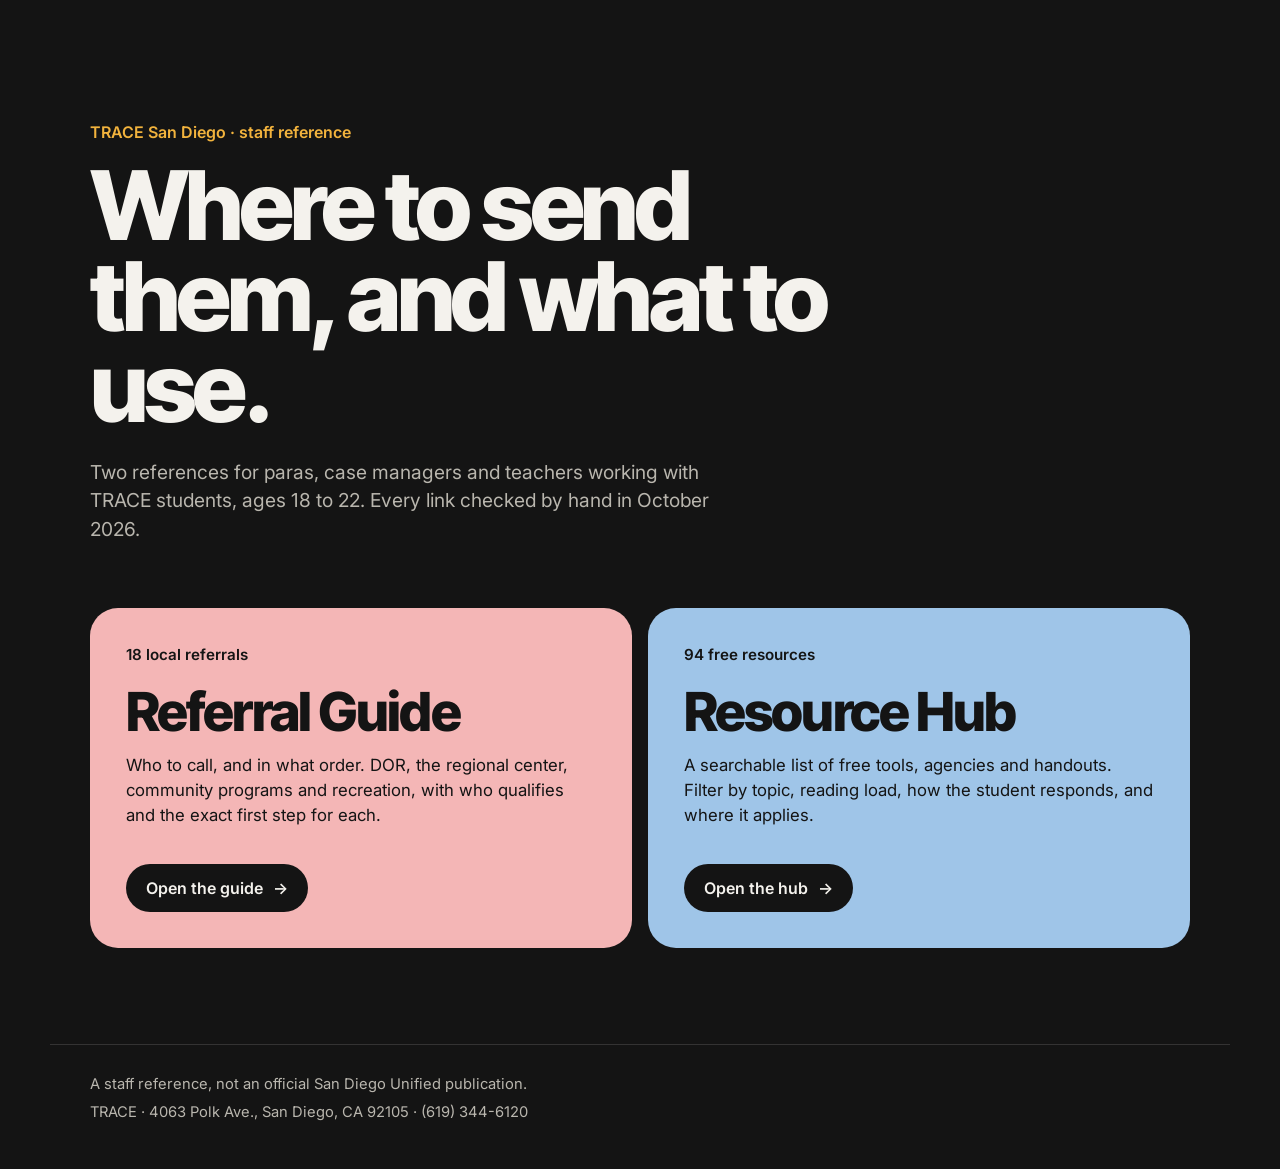
<file: index.html>
<!doctype html>
<html lang="en">
<head>
<meta charset="utf-8">
<meta name="viewport" content="width=device-width, initial-scale=1">
<title>TRACE Staff Resources</title>
<meta name="description" content="Two staff references for TRACE San Diego: a referral guide and a searchable hub of free transition tools.">
<link rel="preconnect" href="https://fonts.googleapis.com">
<link rel="preconnect" href="https://fonts.gstatic.com" crossorigin>
<link href="https://fonts.googleapis.com/css2?family=Inter+Tight:wght@600;800&family=Inter:wght@400;500;600&display=swap" rel="stylesheet">
<style>
  :root {
    --canvas: #F4F2ED; --ink: #141414; --muted: #5B5B57; --on-dark: #F4F2ED; --on-dark-muted: #B9B6AE;
    --amber: #F2B33D; --blue: #9FC5E8; --rose: #F4B6B6;
    --display: "Inter Tight", system-ui, -apple-system, "Segoe UI", sans-serif;
    --body: "Inter", system-ui, -apple-system, "Segoe UI", sans-serif;
  }
  * { box-sizing: border-box; }
  html, body { margin: 0; }
  body { background: var(--ink); color: var(--on-dark); font-family: var(--body); line-height: 1.5; }
  .wrap { max-width: 1180px; margin: 0 auto; padding: 0 clamp(16px, 4vw, 40px); }
  header.wrap { padding-top: clamp(56px, 10vw, 120px); padding-bottom: clamp(36px, 5vw, 64px); }
  .kicker { font-weight: 600; color: var(--amber); margin: 0 0 16px; }
  h1 { font-family: var(--display); font-weight: 800; font-size: clamp(2.6rem, 8vw, 6rem); line-height: .95; letter-spacing: -0.045em; margin: 0; max-width: 12ch; }
  .lede { color: var(--on-dark-muted); font-size: clamp(1.05rem, 1.6vw, 1.2rem); max-width: 56ch; margin: 24px 0 0; }
  .doors { display: grid; grid-template-columns: repeat(2, minmax(0, 1fr)); gap: 16px; }
  main.doors { padding-bottom: clamp(56px, 8vw, 96px); }
  .door { display: flex; flex-direction: column; justify-content: space-between; min-height: 340px; padding: clamp(22px, 3vw, 36px); border-radius: 28px; color: var(--ink); text-decoration: none; transition: transform .35s cubic-bezier(.2,.7,.2,1); }
  .door:hover { transform: translateY(-6px); }
  .door:focus-visible { outline: 3px solid var(--amber); outline-offset: 4px; }
  .door.guide { background: var(--rose); }
  .door.hub { background: var(--blue); }
  .door .tag { font-weight: 600; font-size: .95rem; margin: 0; }
  .door h2 { font-family: var(--display); font-weight: 800; font-size: clamp(2rem, 4.2vw, 3.4rem); line-height: 1; letter-spacing: -0.035em; margin: 18px 0 14px; }
  .door p.desc { margin: 0; max-width: 44ch; font-size: 1.05rem; }
  .door .go { display: inline-flex; align-items: center; gap: 10px; margin-top: 28px; font-weight: 600; background: var(--ink); color: var(--on-dark); padding: 12px 20px; border-radius: 999px; align-self: flex-start; }
  footer.wrap { padding-top: 28px; padding-bottom: 40px; }
  footer { border-top: 1px solid rgba(244,242,237,.14); color: var(--on-dark-muted); font-size: .92rem; }
  footer p { margin: 0 0 6px; }
  @media (max-width: 760px) { .doors { grid-template-columns: 1fr; } .door { min-height: 260px; } }
  @media (prefers-reduced-motion: reduce) { .door { transition: none; } .door:hover { transform: none; } }
</style>
</head>
<body>
  <header class="wrap">
    <p class="kicker">TRACE San Diego · staff reference</p>
    <h1>Where to send them, and what to use.</h1>
    <p class="lede">Two references for paras, case managers and teachers working with TRACE students, ages 18 to 22. Every link checked by hand in October 2026.</p>
  </header>
  <main class="wrap doors">
    <a class="door guide" href="referral-guide/">
      <div>
        <p class="tag">18 local referrals</p>
        <h2>Referral Guide</h2>
        <p class="desc">Who to call, and in what order. DOR, the regional center, community programs and recreation, with who qualifies and the exact first step for each.</p>
      </div>
      <span class="go">Open the guide <span aria-hidden="true">&rarr;</span></span>
    </a>
    <a class="door hub" href="hub/">
      <div>
        <p class="tag">94 free resources</p>
        <h2>Resource Hub</h2>
        <p class="desc">A searchable list of free tools, agencies and handouts. Filter by topic, reading load, how the student responds, and where it applies.</p>
      </div>
      <span class="go">Open the hub <span aria-hidden="true">&rarr;</span></span>
    </a>
  </main>
  <footer class="wrap">
    <p>A staff reference, not an official San Diego Unified publication.</p>
    <p>TRACE · 4063 Polk Ave., San Diego, CA 92105 · (619) 344-6120</p>
  </footer>
</body>
</html>
</file>
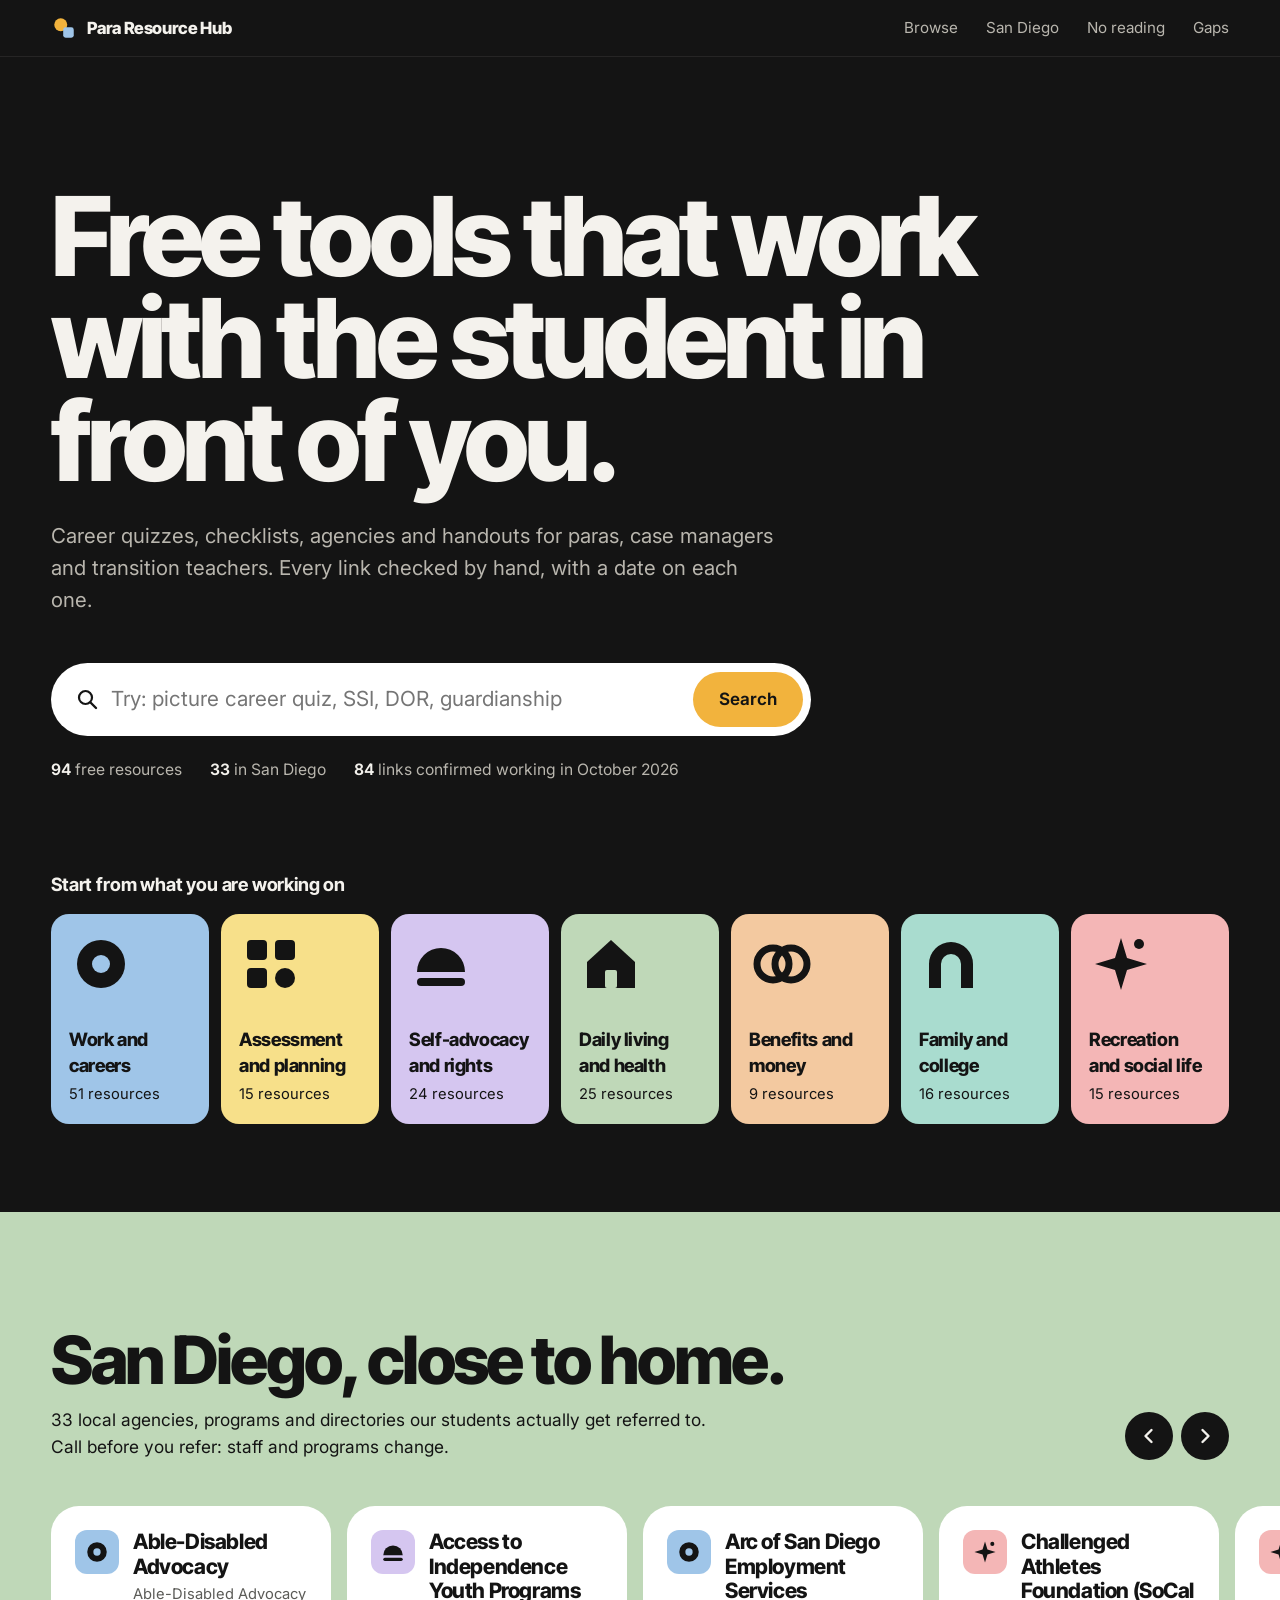
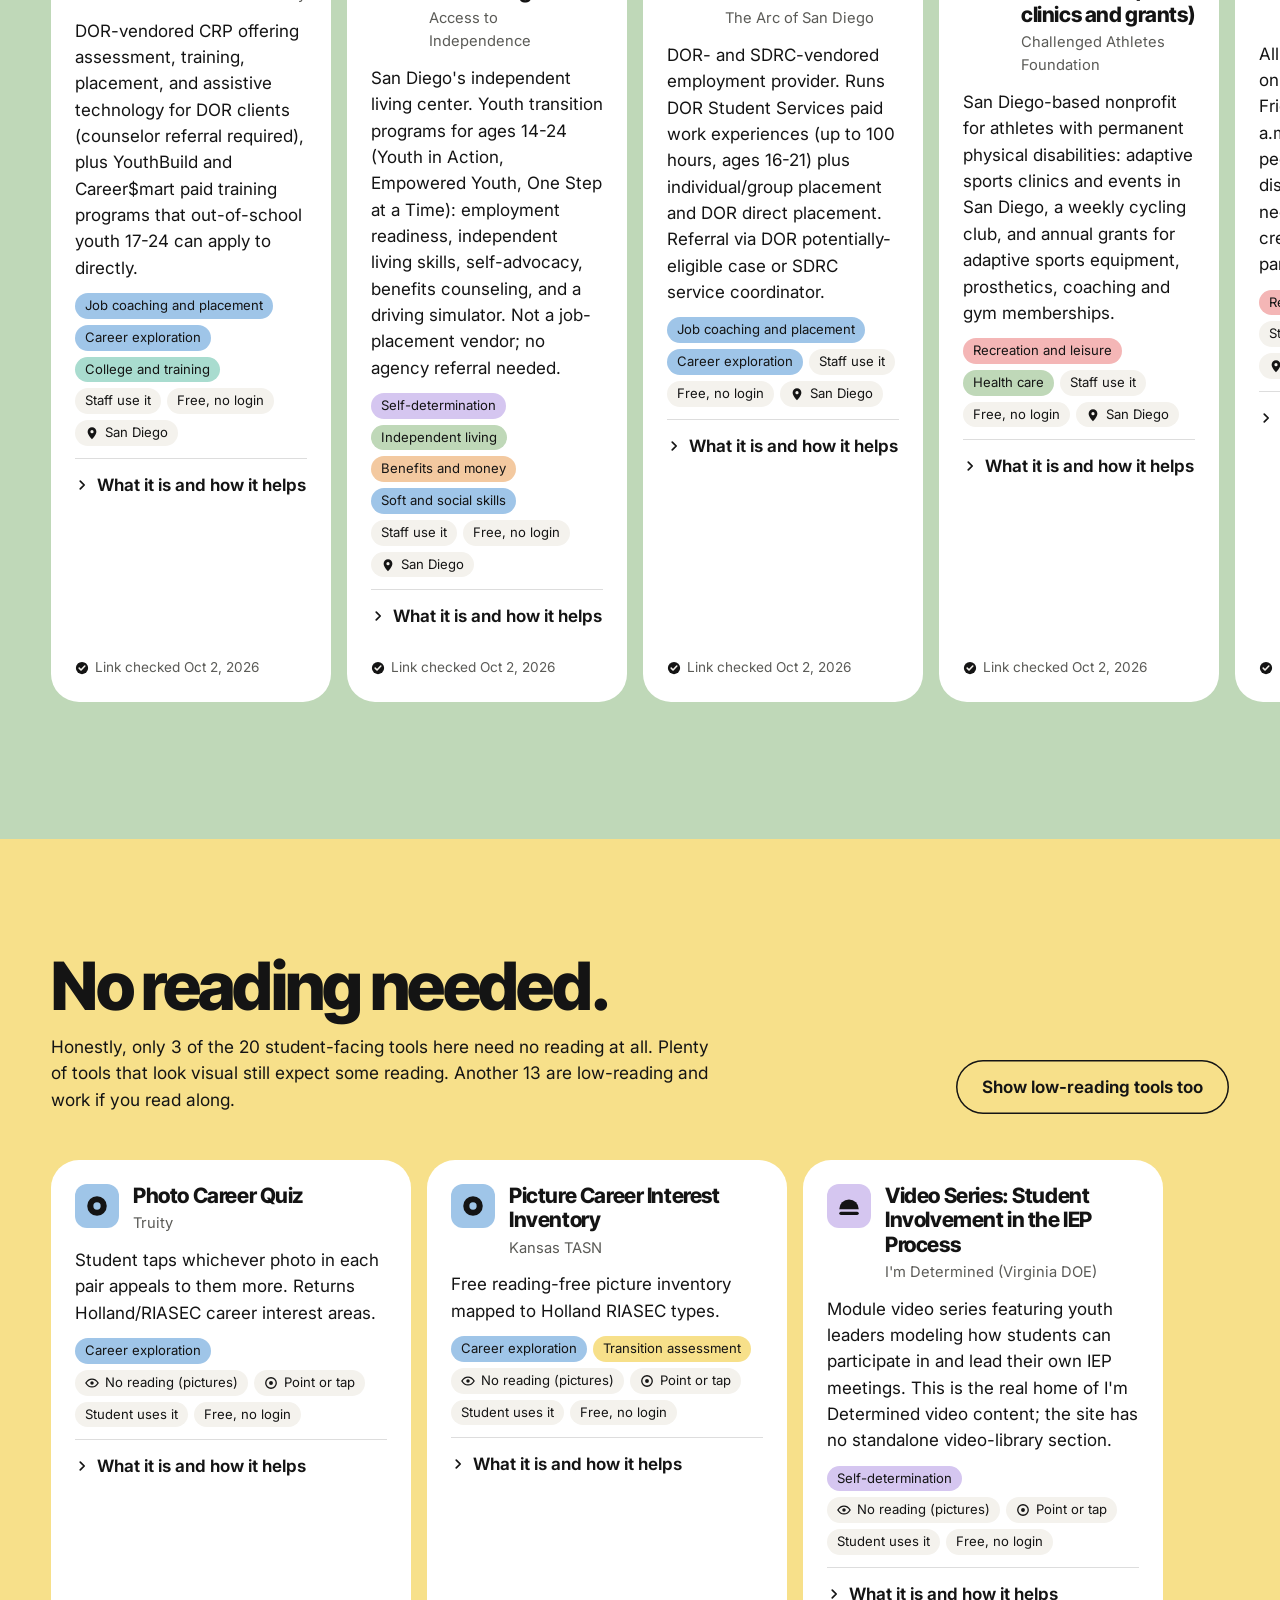
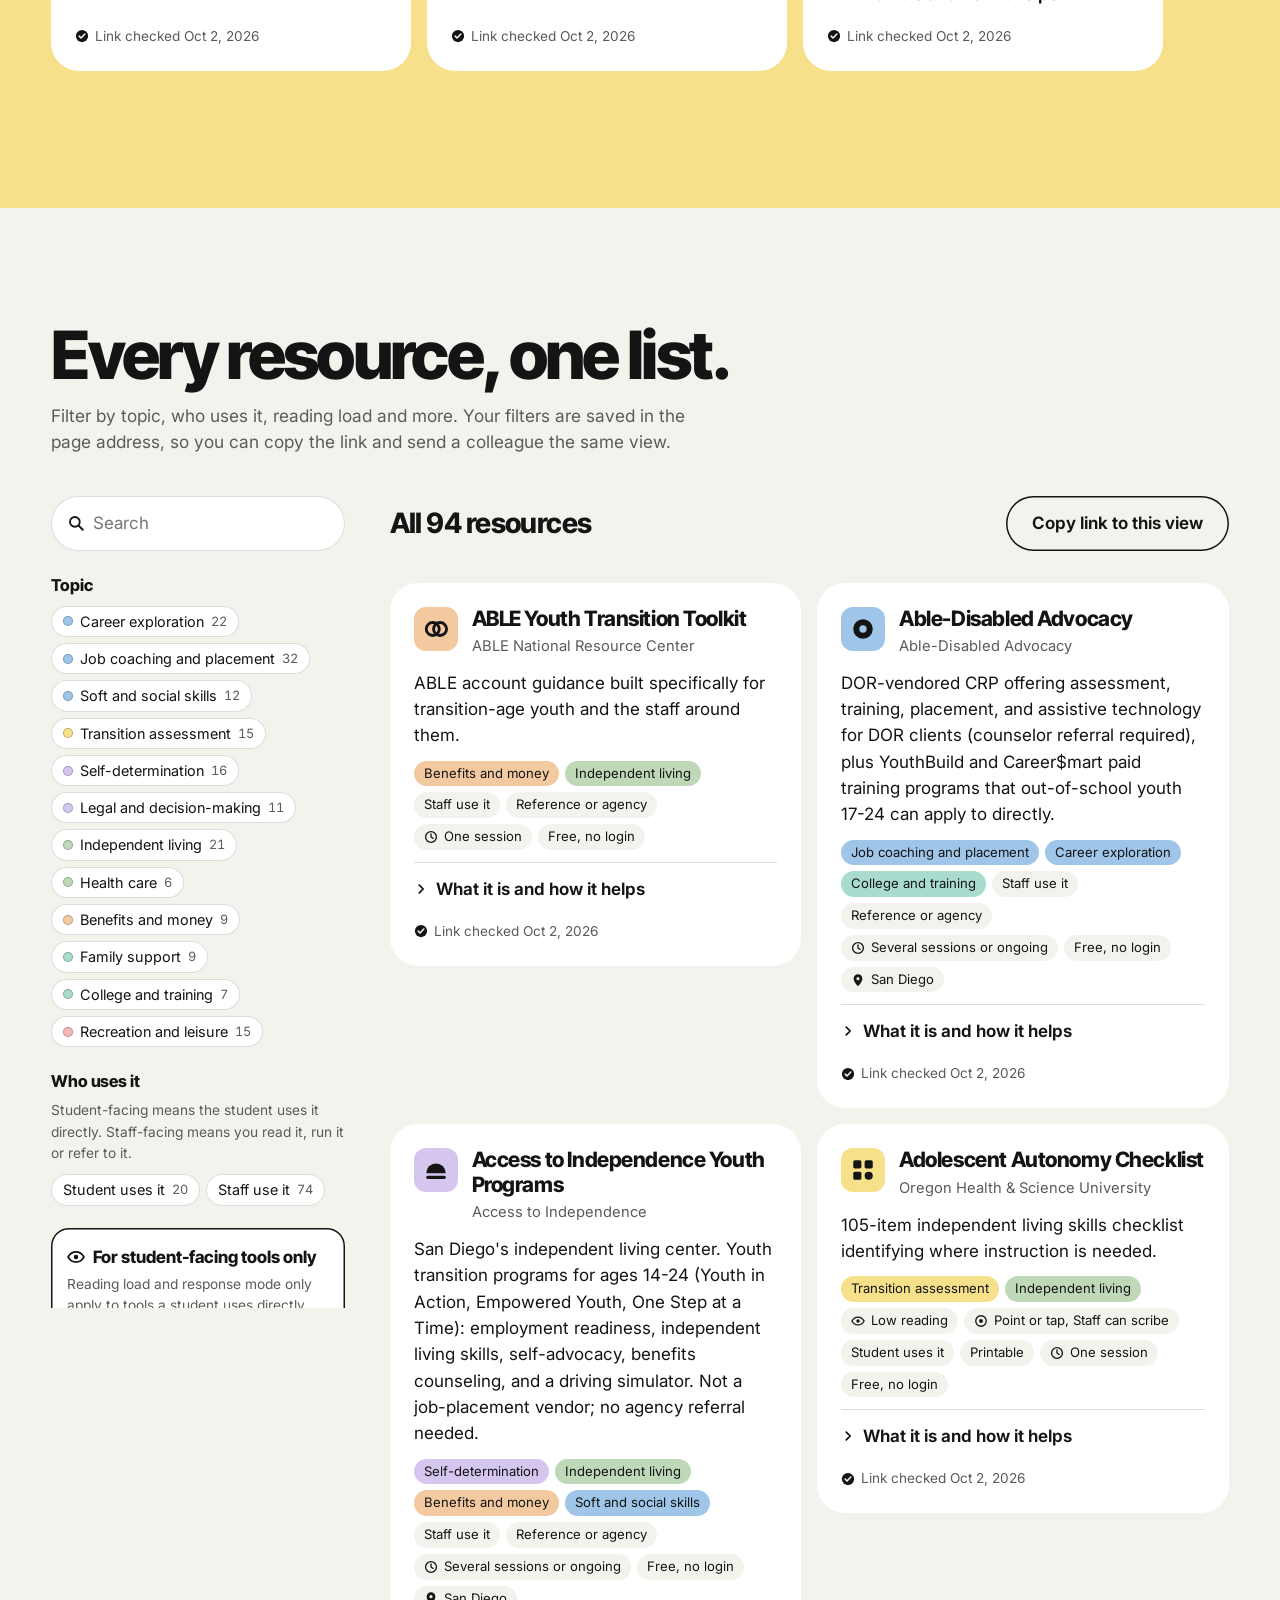
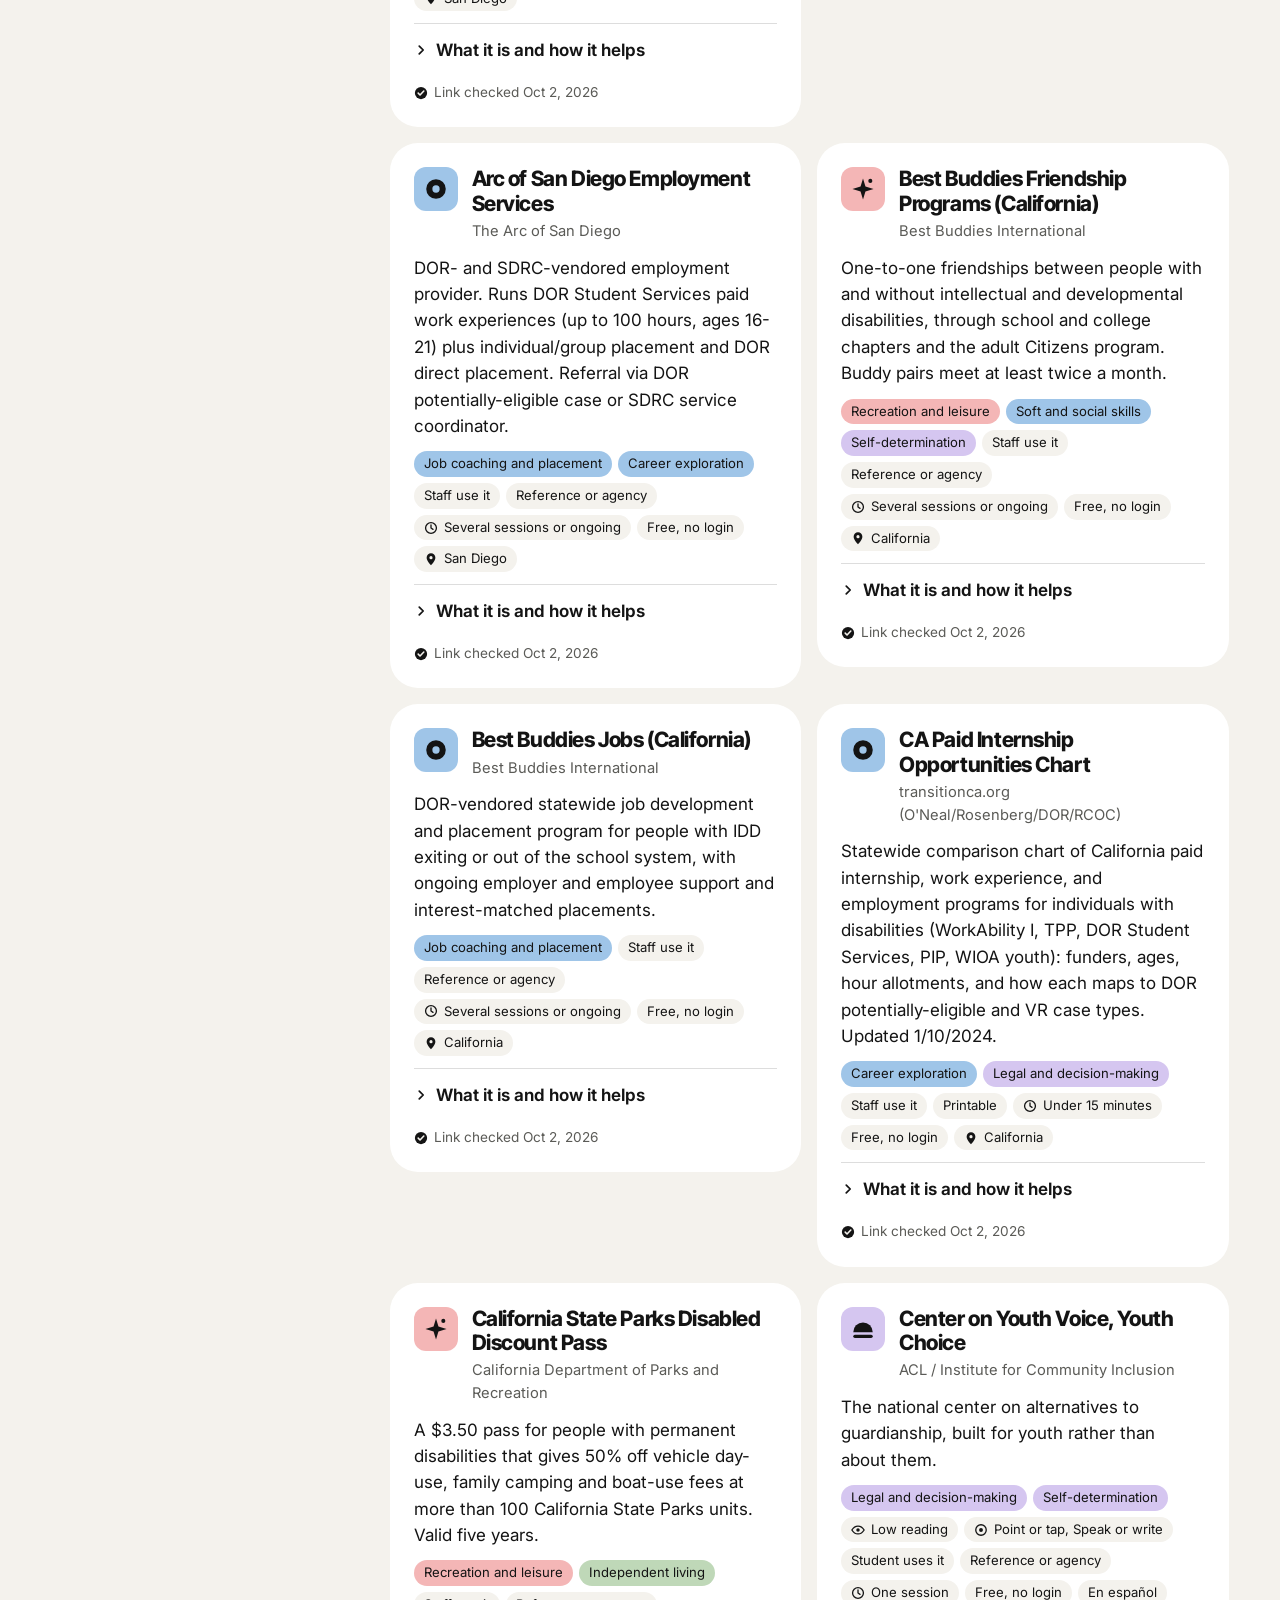
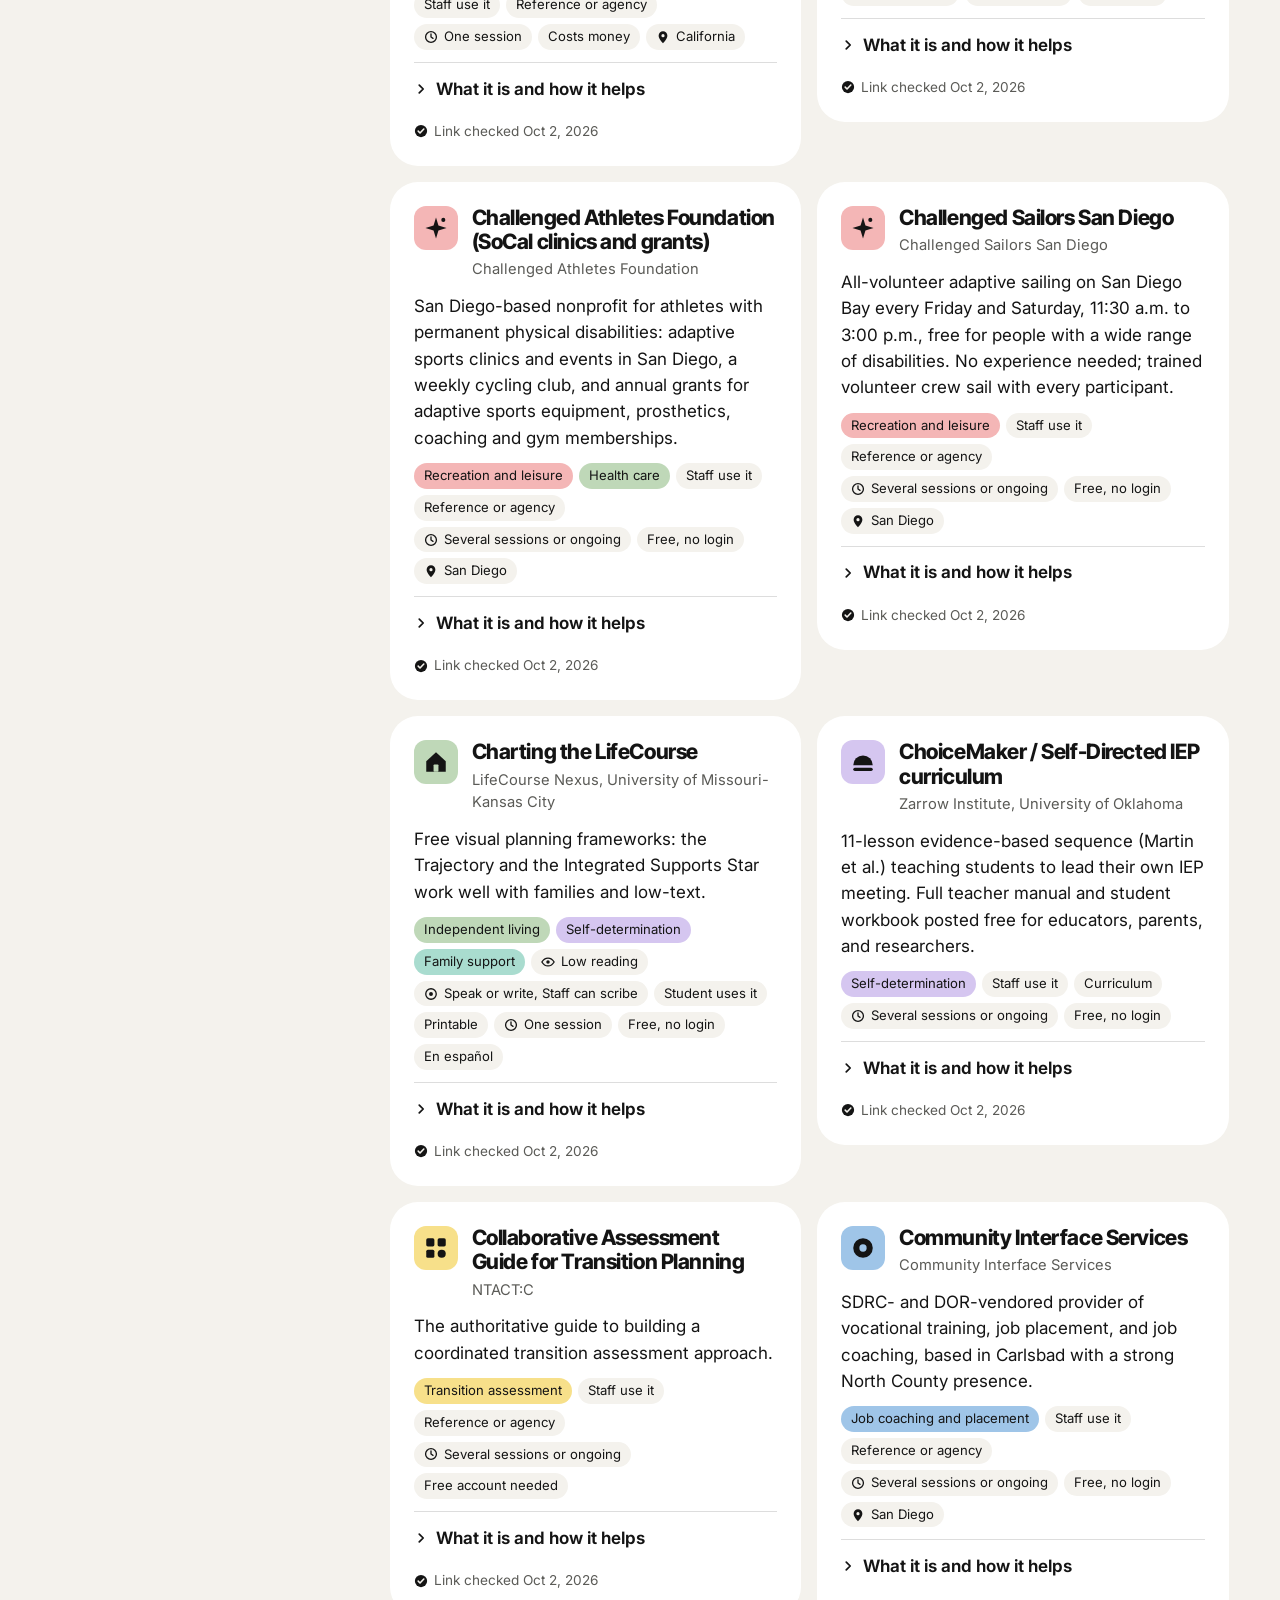
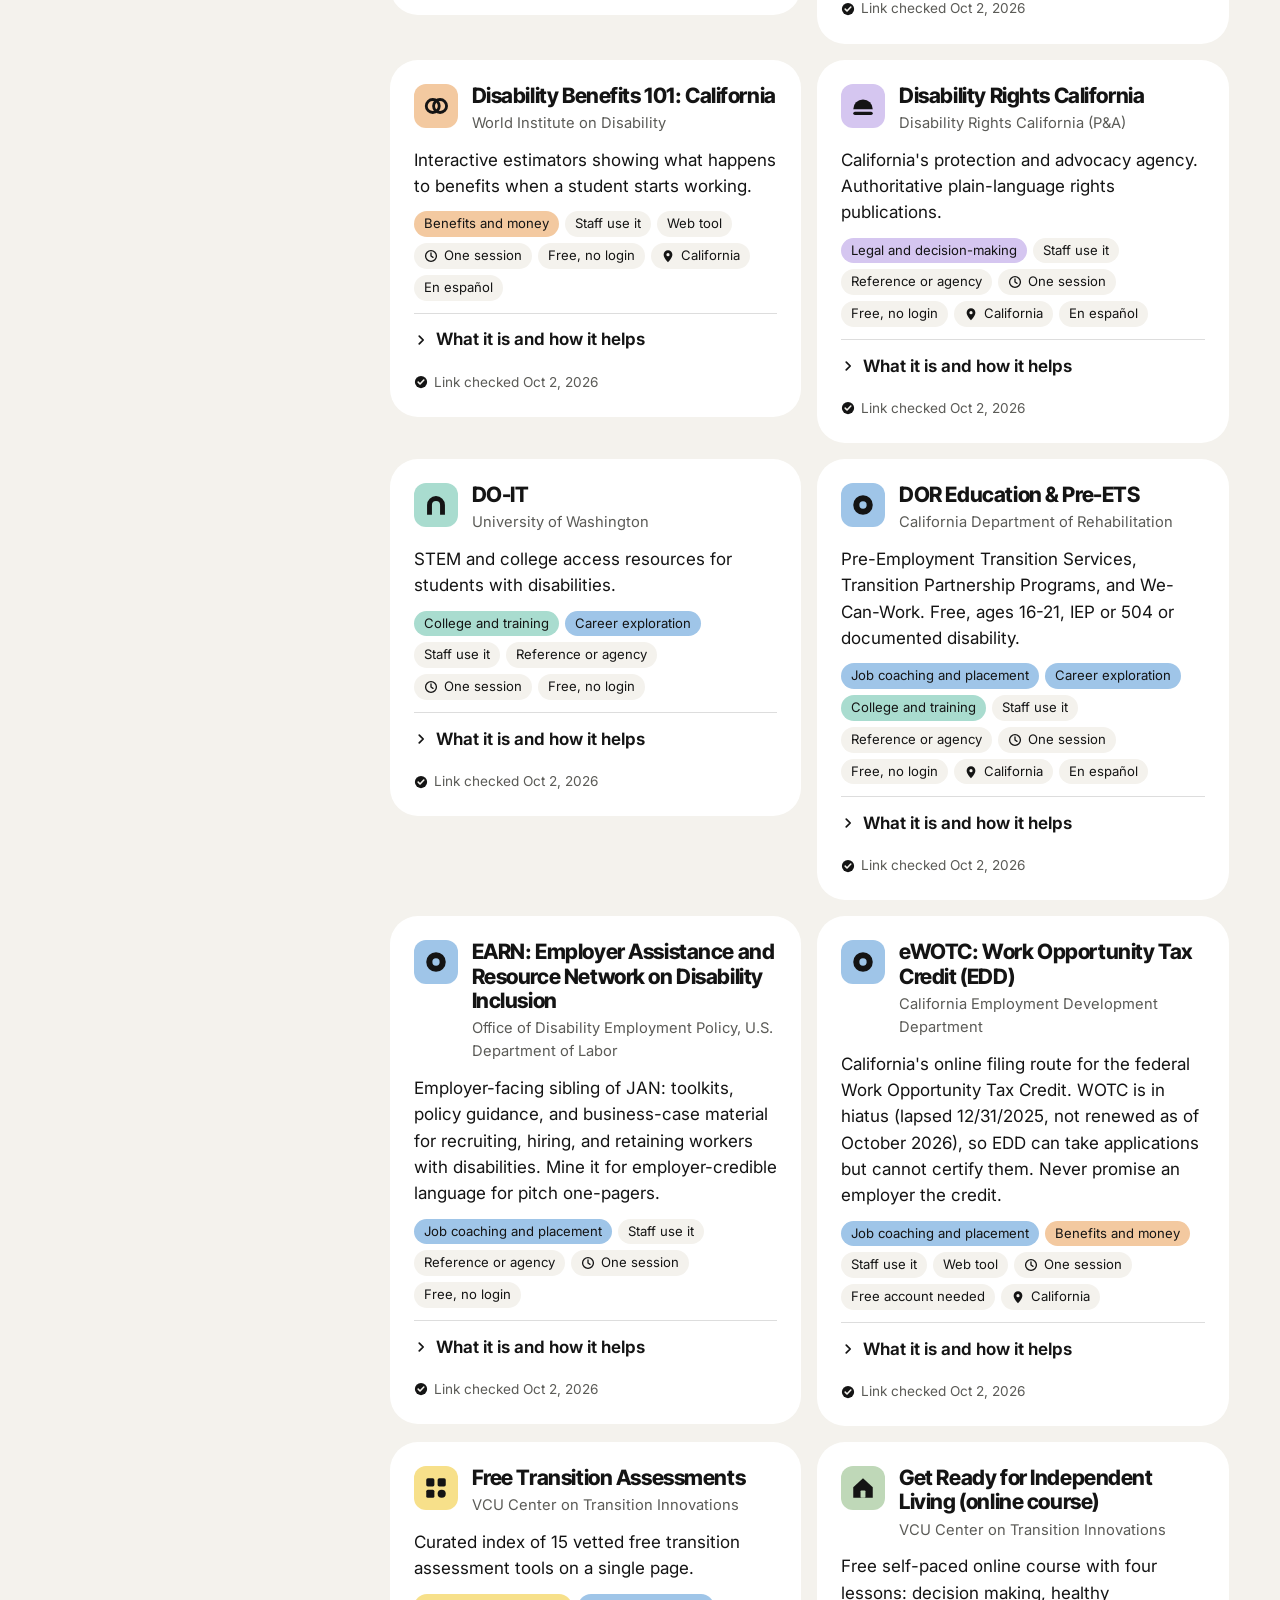
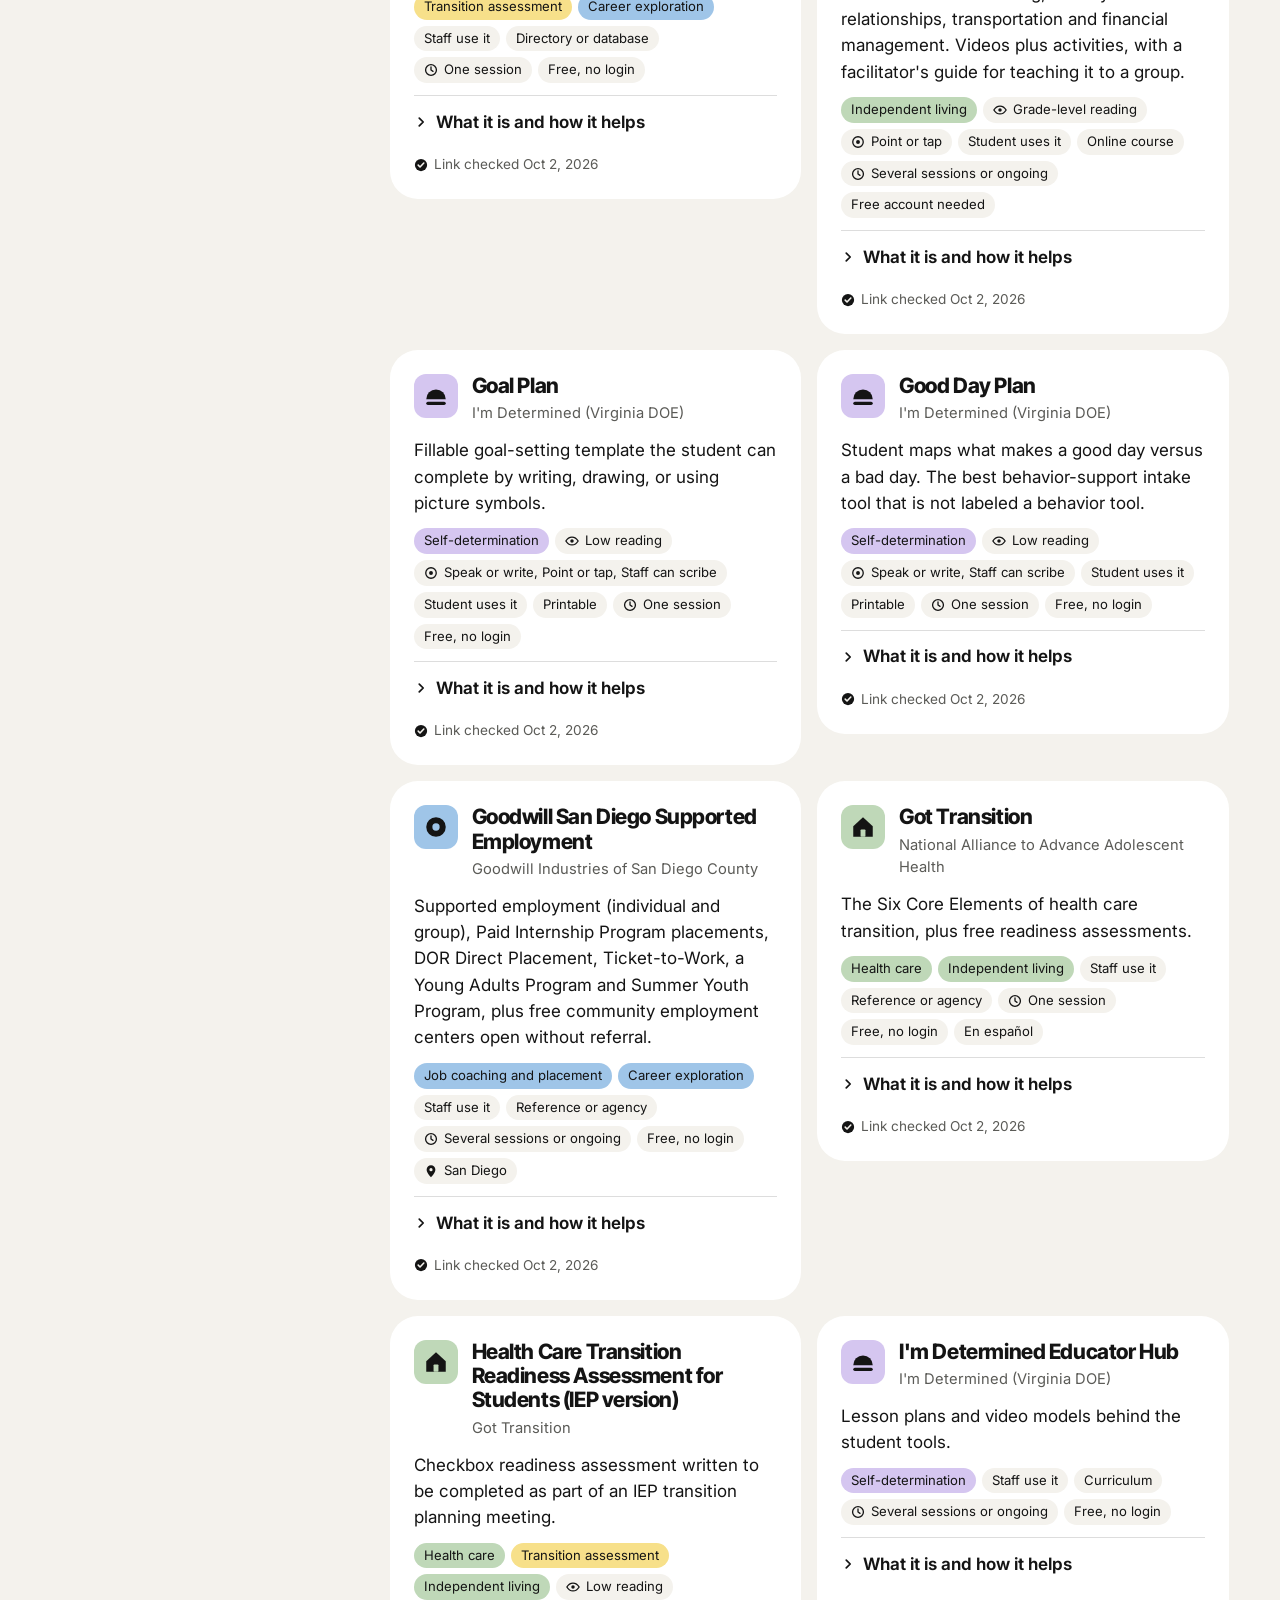
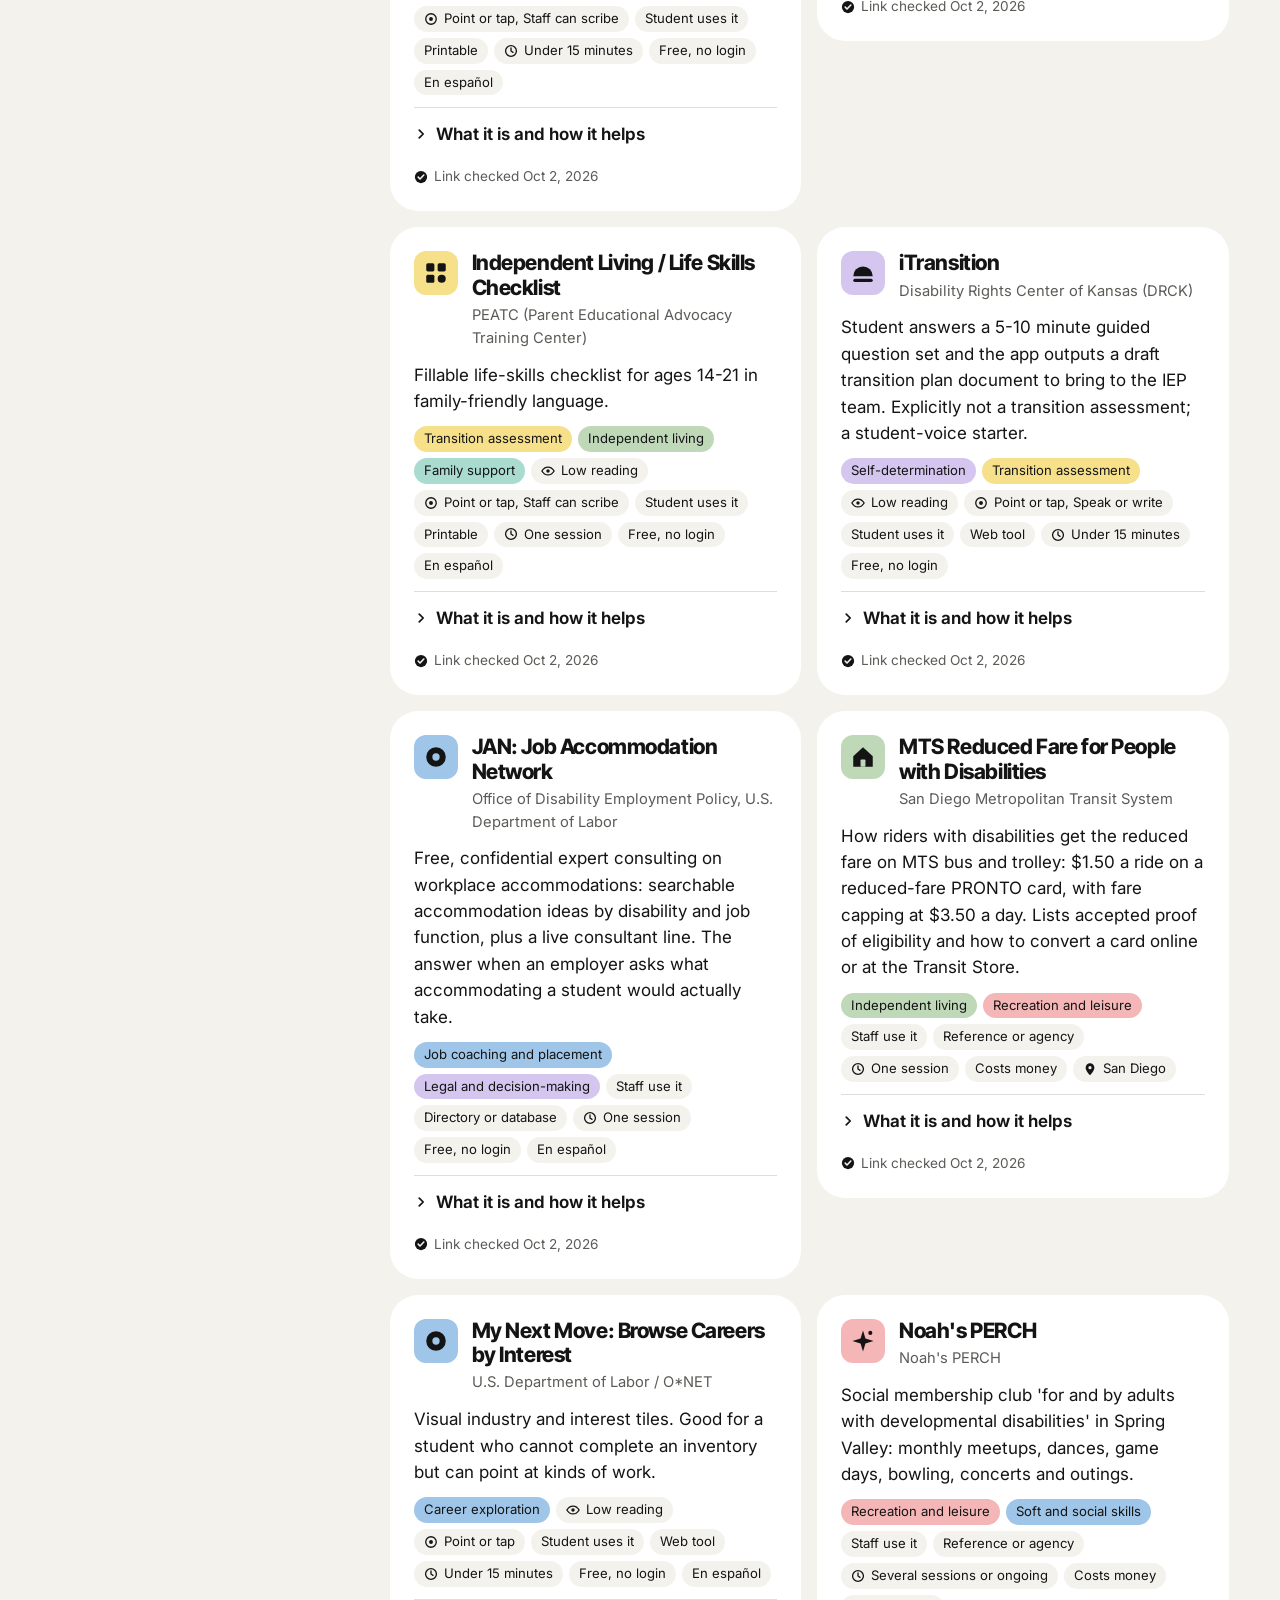
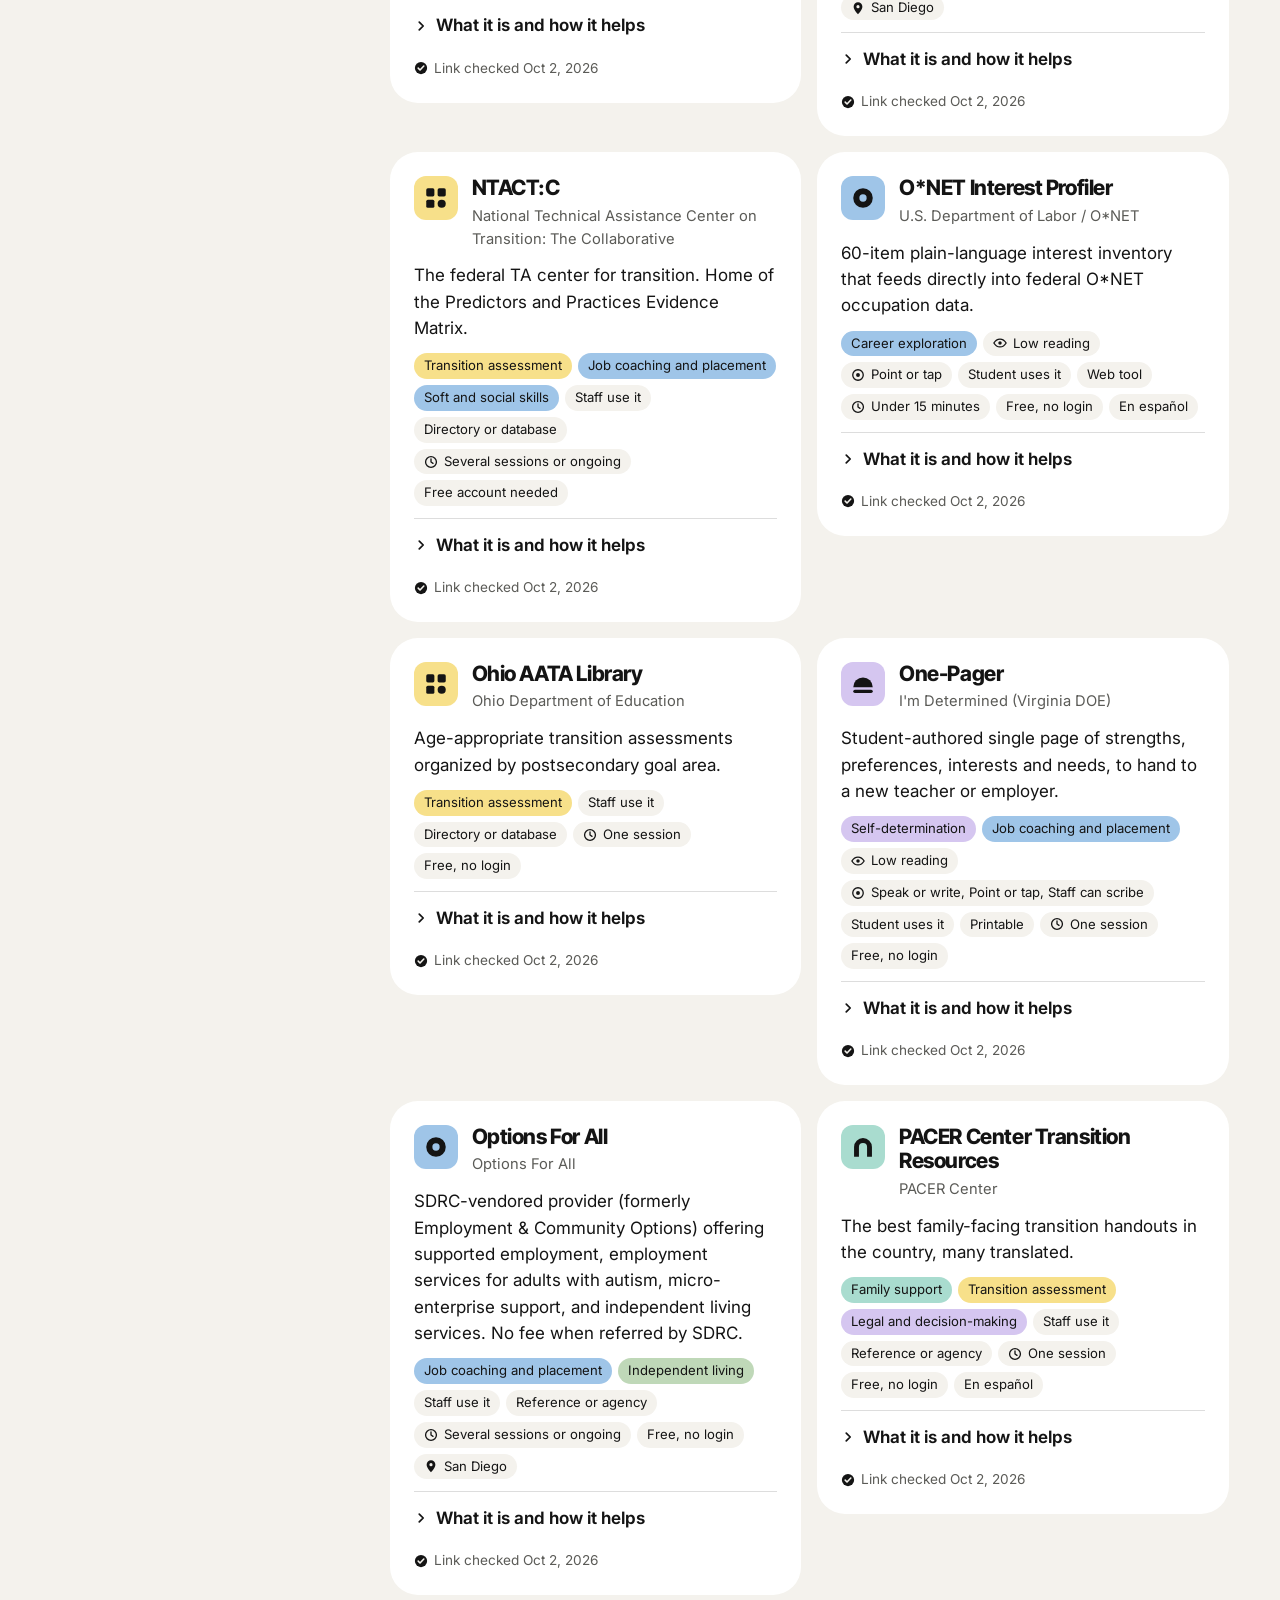
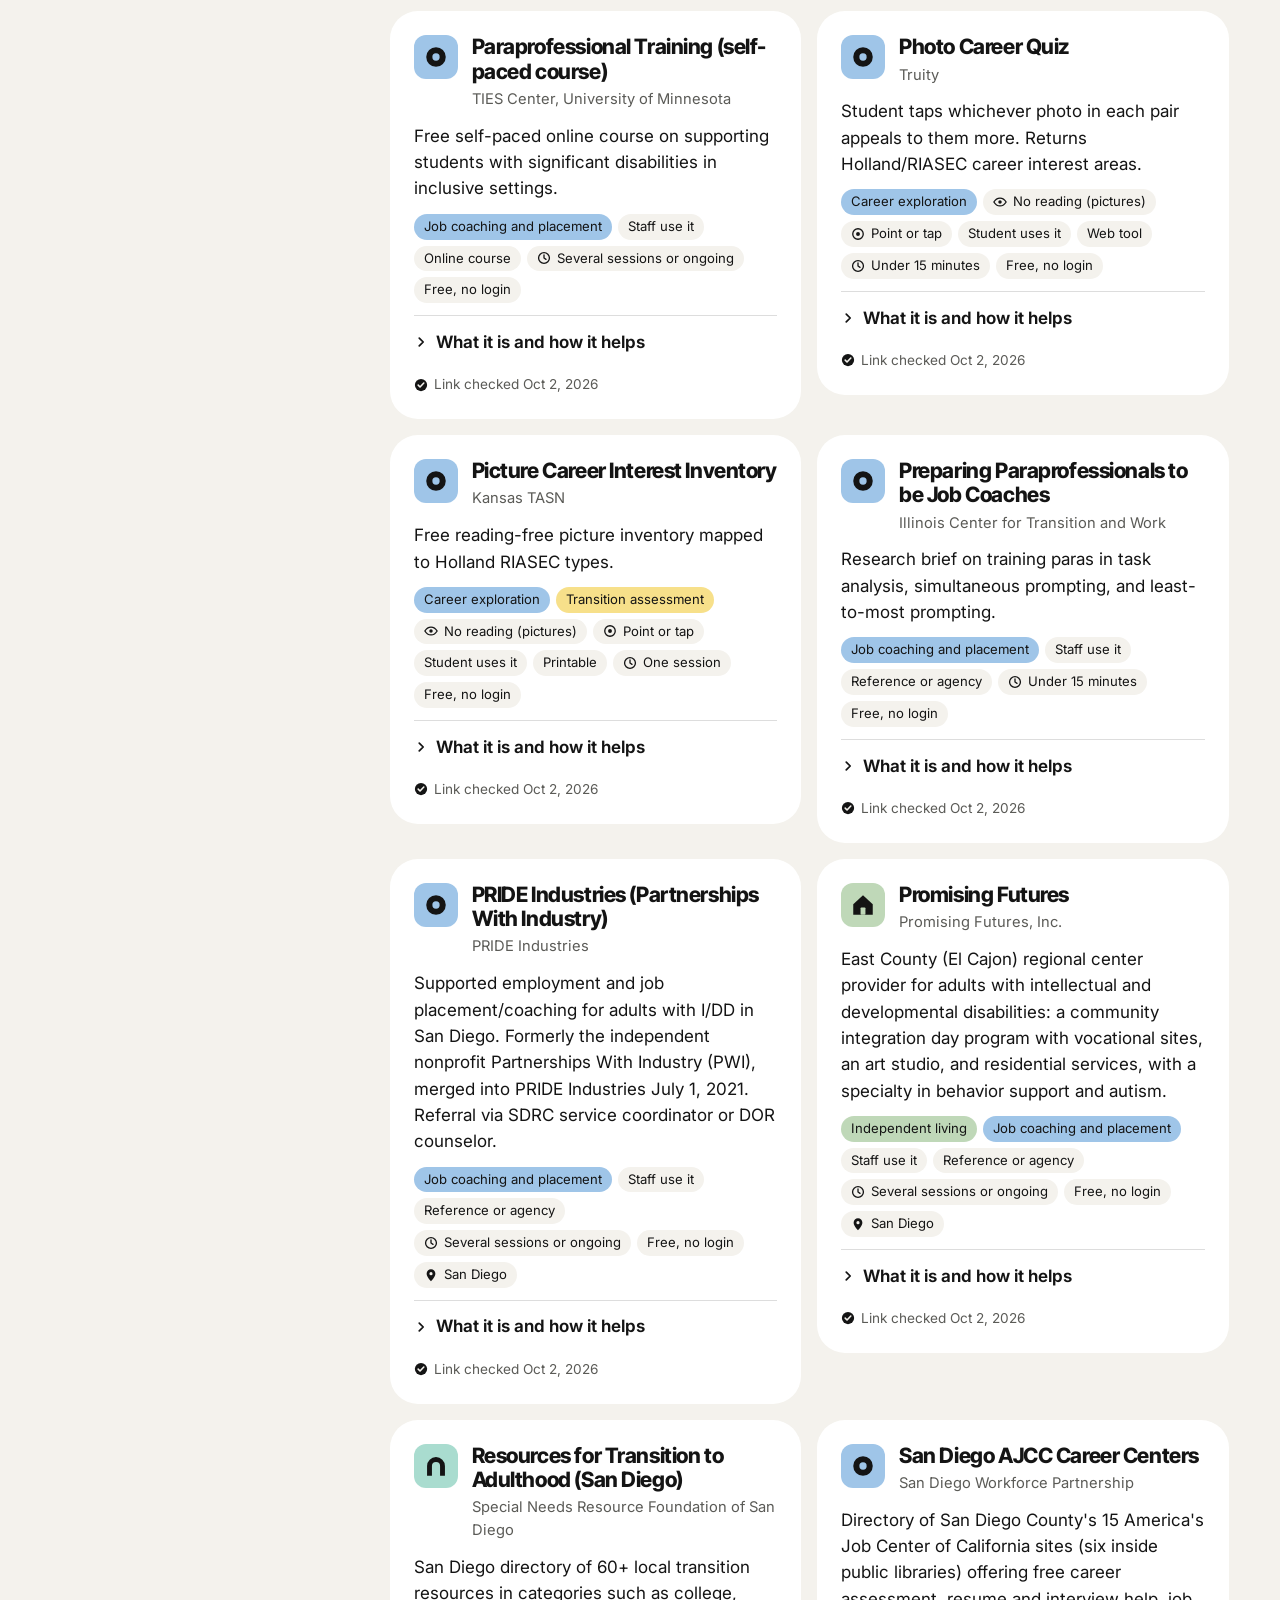
<file: hub/index.html>
<!doctype html>
<html lang="en">
<head>
<meta charset="utf-8">
<meta name="viewport" content="width=device-width, initial-scale=1">
<title>Para Resource Hub</title>
<meta name="description" content="Free transition tools, agencies and handouts for paras, case managers and transition teachers, with every link checked by hand.">
<script>
  // ?static (or reduced motion) shows everything without scroll reveals; used for screenshots too.
  if (/[?&]static\b/.test(location.search)) document.documentElement.classList.add("static");
</script>
<link rel="preconnect" href="https://fonts.googleapis.com">
<link rel="preconnect" href="https://fonts.gstatic.com" crossorigin>
<link rel="stylesheet" href="https://fonts.googleapis.com/css2?family=Inter+Tight:wght@600;700;800&family=Inter:wght@400;500;600;700&display=swap">
<link rel="stylesheet" href="styles.css">
<link rel="icon" href="data:image/svg+xml,%3Csvg xmlns='http://www.w3.org/2000/svg' viewBox='0 0 32 32'%3E%3Crect width='32' height='32' rx='8' fill='%23141414'/%3E%3Ccircle cx='12' cy='12' r='6' fill='%23F2B33D'/%3E%3Crect x='16' y='16' width='10' height='10' rx='2' fill='%239FC5E8'/%3E%3C/svg%3E">
</head>
<body>
<a class="skip" href="#browse">Skip to the resource list</a>

<header class="nav on-dark">
  <div class="wrap">
    <a class="brand" href="#top" aria-label="Para Resource Hub, back to top">
      <svg width="26" height="26" viewBox="0 0 32 32" aria-hidden="true"><circle cx="12" cy="12" r="8" fill="#F2B33D"/><rect x="15" y="15" width="13" height="13" rx="3" fill="#9FC5E8"/></svg>
      Para Resource Hub
    </a>
    <nav aria-label="Sections">
      <ul>
        <li><a href="#browse">Browse</a></li>
        <li><a href="#san-diego">San Diego</a></li>
        <li class="hide-sm"><a href="#no-reading">No reading</a></li>
        <li><a href="#gaps">Gaps</a></li>
      </ul>
    </nav>
  </div>
</header>

<main id="top">
  <section class="hero on-dark" aria-labelledby="hero-title">
    <div class="wrap">
      <h1 id="hero-title" class="rise">Free tools that work with the student in front of you.</h1>
      <p class="lede rise">Career quizzes, checklists, agencies and handouts for paras, case managers and transition teachers. Every link checked by hand, with a date on each one.</p>
      <form class="search rise" role="search" id="hero-search" action="#browse">
        <svg width="24" height="24" viewBox="0 0 24 24" aria-hidden="true"><circle cx="10.5" cy="10.5" r="6.5" fill="none" stroke="currentColor" stroke-width="2.2"/><path d="M15.5 15.5 21 21" stroke="currentColor" stroke-width="2.4" stroke-linecap="round"/></svg>
        <label class="visually-hidden" for="q-hero">Search resources</label>
        <input id="q-hero" type="search" placeholder="Try: picture career quiz, SSI, DOR, guardianship" autocomplete="off">
        <button class="btn" type="submit">Search</button>
      </form>
      <ul class="stats rise" id="hero-stats" aria-label="What is in the hub"></ul>

      <div class="domains" aria-labelledby="domains-title">
        <h2 id="domains-title">Start from what you are working on</h2>
        <div class="domain-grid" id="domain-grid"></div>
      </div>
    </div>
  </section>

  <section class="section band-sage" id="san-diego" aria-labelledby="sd-title">
    <div class="wrap">
      <div class="section-head reveal">
        <div>
          <h2 class="big" id="sd-title">San Diego, close to home.</h2>
          <p class="sub" id="sd-sub">Local agencies and programs our students actually get referred to. Call before you refer: staff and programs change.</p>
        </div>
        <div class="rail-controls" data-rail="rail-sd">
          <button class="icon-btn" type="button" data-dir="-1" aria-label="Scroll San Diego list back"><svg width="20" height="20" viewBox="0 0 20 20" aria-hidden="true"><path d="M12.5 4 6.5 10l6 6" fill="none" stroke="currentColor" stroke-width="2.4" stroke-linecap="round" stroke-linejoin="round"/></svg></button>
          <button class="icon-btn" type="button" data-dir="1" aria-label="Scroll San Diego list forward"><svg width="20" height="20" viewBox="0 0 20 20" aria-hidden="true"><path d="m7.5 4 6 6-6 6" fill="none" stroke="currentColor" stroke-width="2.4" stroke-linecap="round" stroke-linejoin="round"/></svg></button>
        </div>
      </div>
      <div class="rail-wrap reveal">
        <div class="rail" id="rail-sd" role="region" aria-label="San Diego resources" tabindex="0"></div>
      </div>
    </div>
  </section>

  <section class="section band-butter" id="no-reading" aria-labelledby="nr-title">
    <div class="wrap">
      <div class="section-head reveal">
        <div>
          <h2 class="big" id="nr-title">No reading needed.</h2>
          <p class="sub" id="nr-sub"></p>
        </div>
        <a class="btn ghost" href="#browse" id="nr-more">Show low-reading tools too</a>
      </div>
      <div class="rail-wrap reveal">
        <div class="rail" id="rail-nr" role="region" aria-label="Picture-based tools that need no reading" tabindex="0"></div>
      </div>
    </div>
  </section>

  <section class="section" id="browse" aria-labelledby="browse-title">
    <div class="wrap">
      <div class="section-head">
        <div>
          <h2 class="big" id="browse-title">Every resource, one list.</h2>
          <p class="sub">Filter by topic, who uses it, reading load and more. Your filters are saved in the page address, so you can copy the link and send a colleague the same view.</p>
        </div>
      </div>
      <div class="browse">
        <aside class="filters" id="filters" aria-label="Filters"></aside>
        <div>
          <div class="results-bar">
            <p class="count" id="count" aria-live="polite" aria-atomic="true"></p>
            <div style="display:flex; gap:8px; flex-wrap:wrap">
              <button class="btn ghost filter-toggle" type="button" id="filter-toggle" aria-expanded="false" aria-controls="filters">Show filters</button>
              <button class="btn ghost" type="button" id="clear-all">Clear all</button>
              <button class="btn ghost" type="button" id="copy-link">Copy link to this view</button>
            </div>
          </div>
          <ul class="active-chips" id="active-chips" aria-label="Active filters"></ul>
          <p class="gate-banner" id="gate-banner" hidden></p>
          <div class="results" id="results"></div>
        </div>
      </div>
    </div>
  </section>

  <section class="section band-dark on-dark" id="gaps" aria-labelledby="gaps-title">
    <div class="wrap">
      <div class="section-head reveal">
        <div>
          <h2 class="big" id="gaps-title">What the free web doesn't have yet.</h2>
          <p class="sub">We looked hard for these and came up empty. If you know a good free source, it belongs here.</p>
        </div>
      </div>
      <ul class="gaps reveal" id="gap-list"></ul>
      <details class="removed reveal">
        <summary id="removed-summary">Links we took out</summary>
        <p class="sub">These show up on other resource lists but are dead, parked, moved or closed to us. We list them so you can recognize them, not so you can click them.</p>
        <ul id="removed-list"></ul>
      </details>
    </div>
  </section>
</main>

<footer class="footer">
  <div class="wrap">
    <div>
      <p class="ftitle">Para Resource Hub</p>
      <p>Links checked October 2026. Each card shows the date its link was last checked. Cards marked "Check before use" could not be confirmed by our link checker, usually because the site blocks automated checks.</p>
      <p>A staff reference made by TRACE staff. Not an official San Diego Unified School District publication.</p>
    </div>
    <div>
      <p><a href="../referral-guide/">TRACE Referral Guide</a>: the short list of local referrals, start to finish.</p>
      <p><a href="#top">Back to top</a></p>
    </div>
  </div>
</footer>

<script src="data.js"></script>
<script src="app.js"></script>
</body>
</html>
</file>
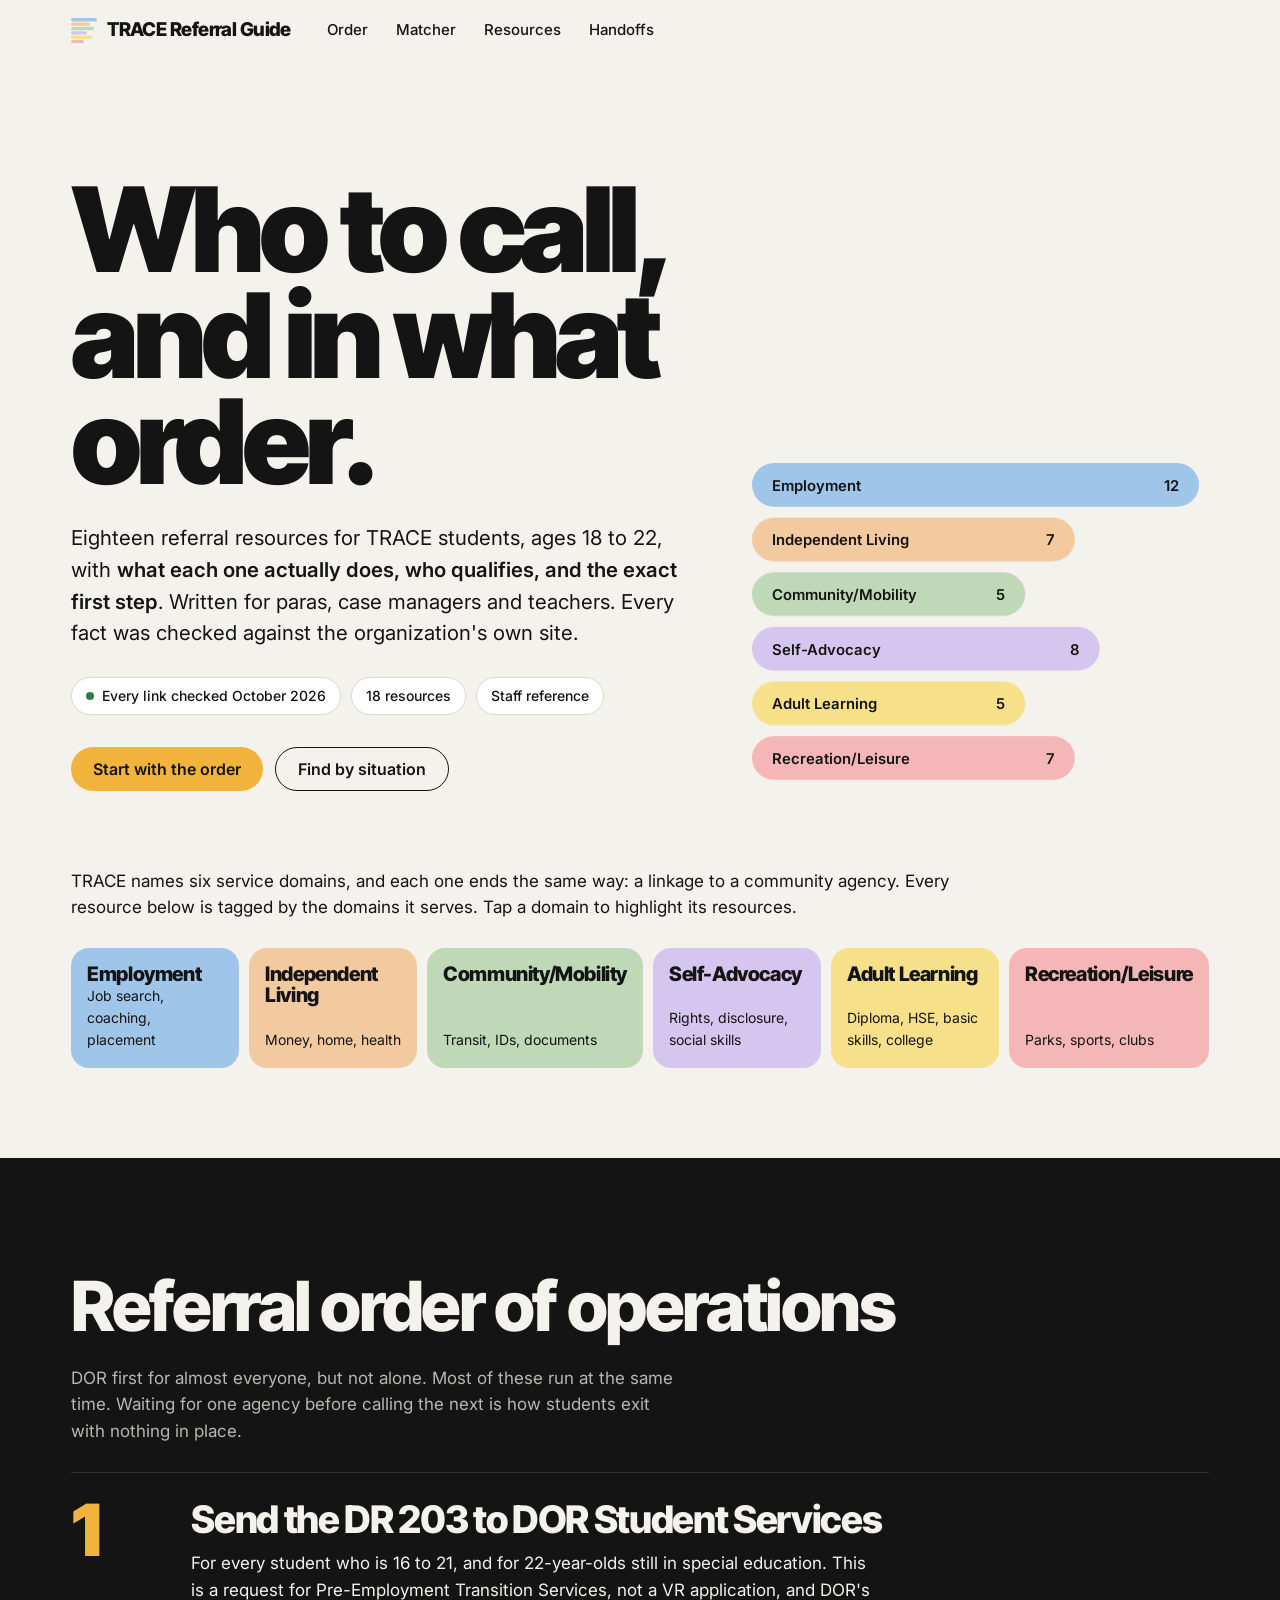
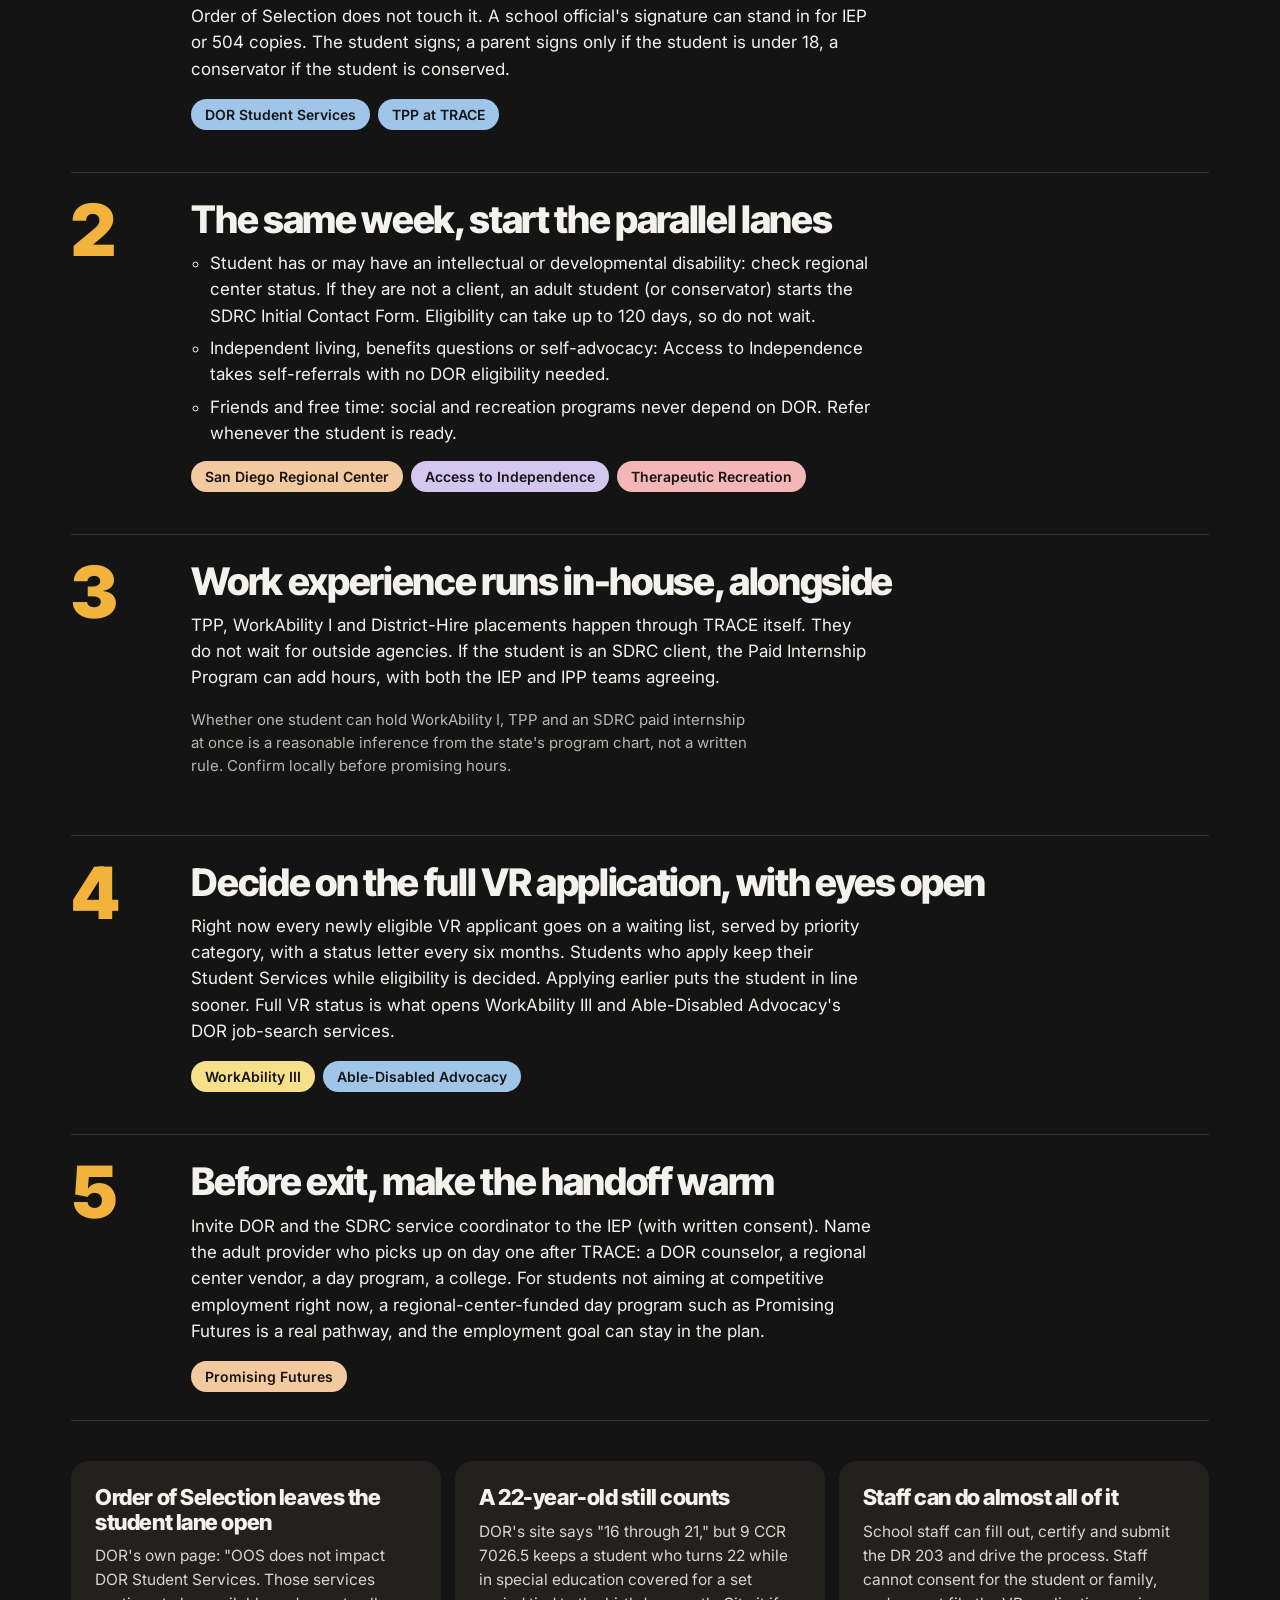
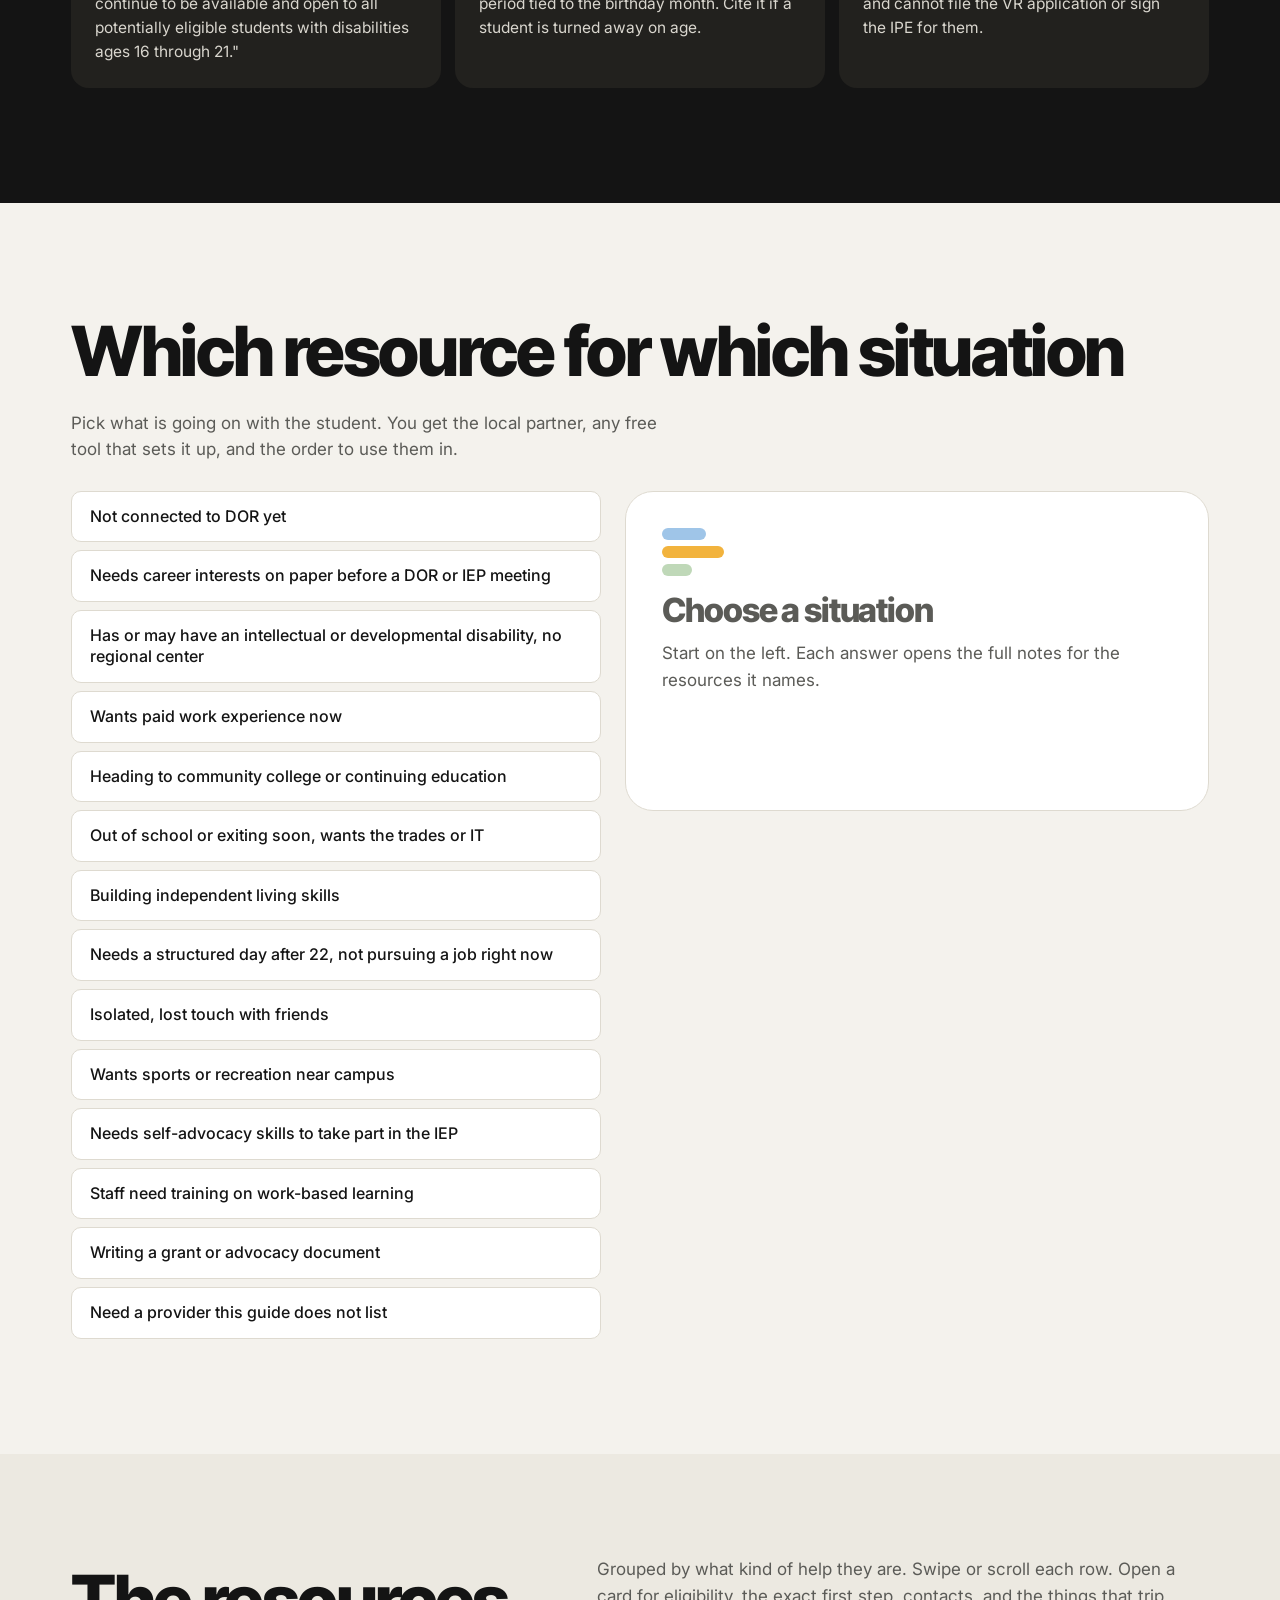
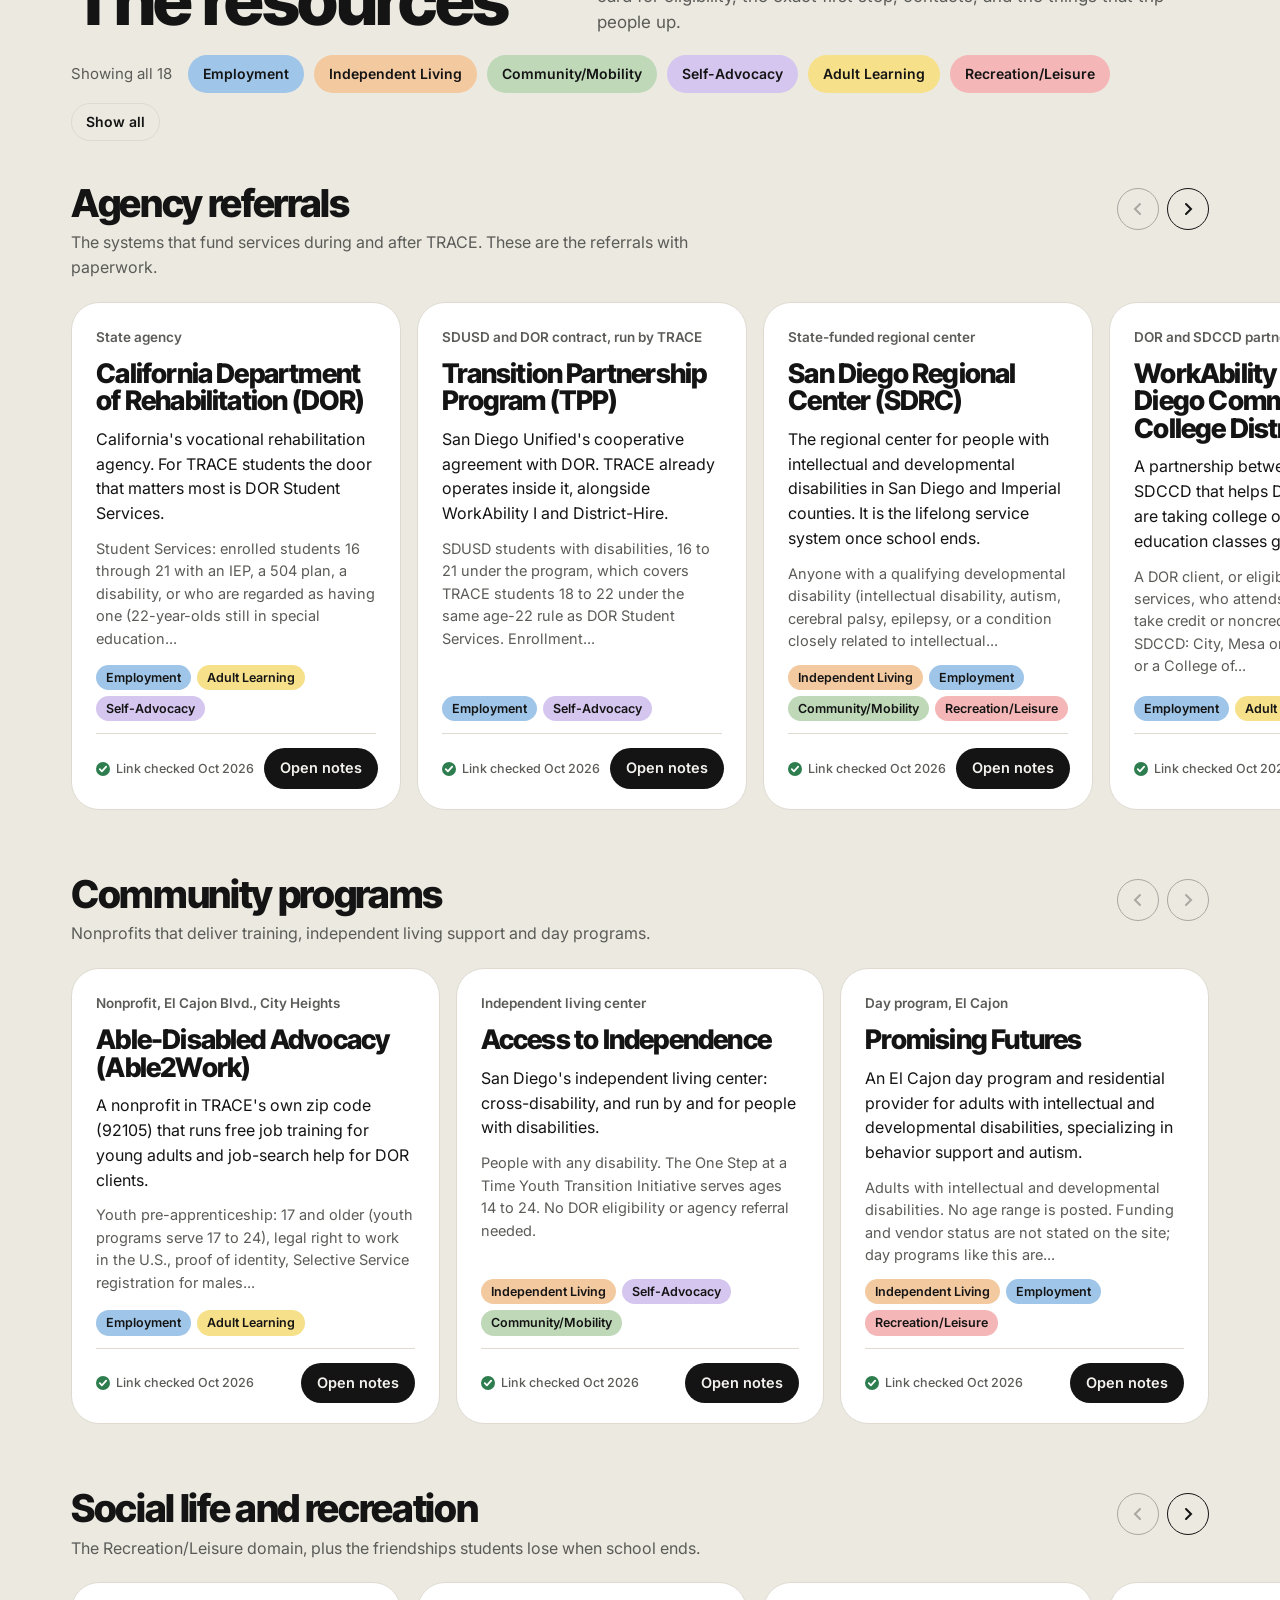
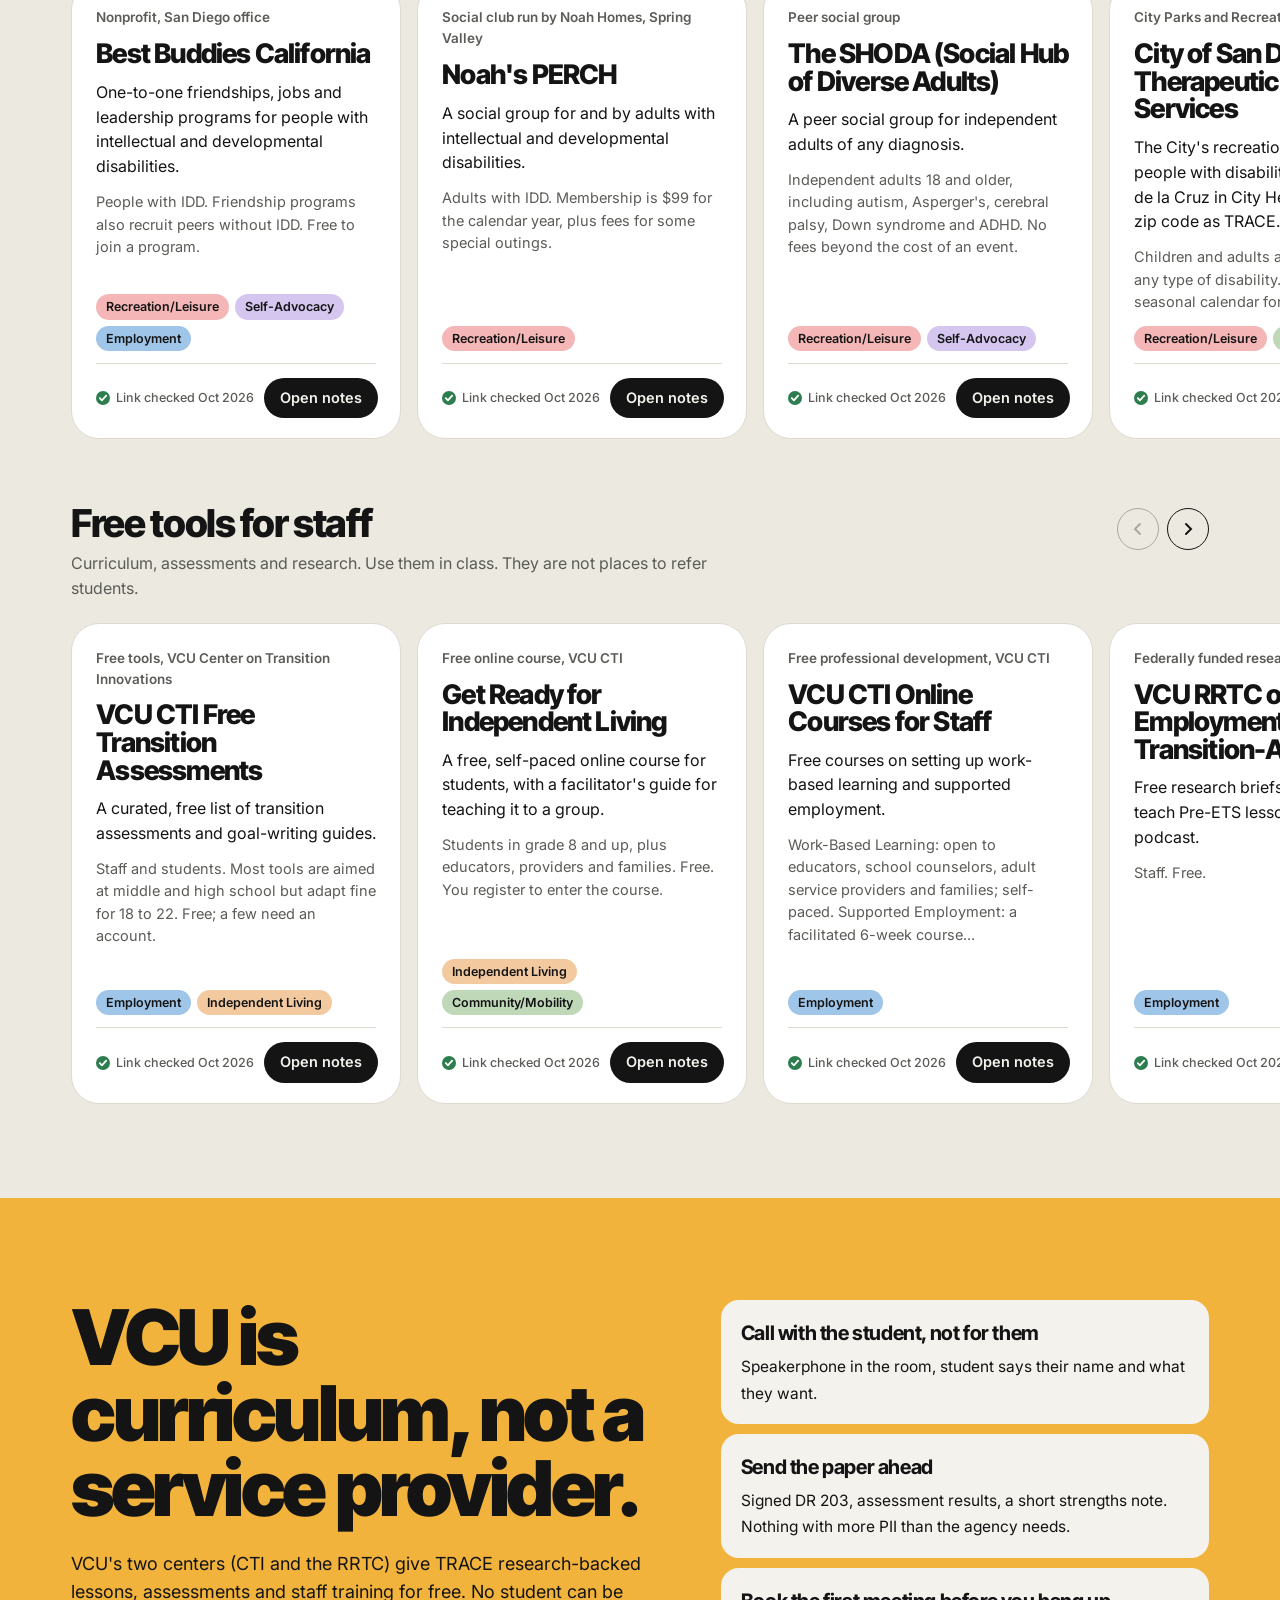
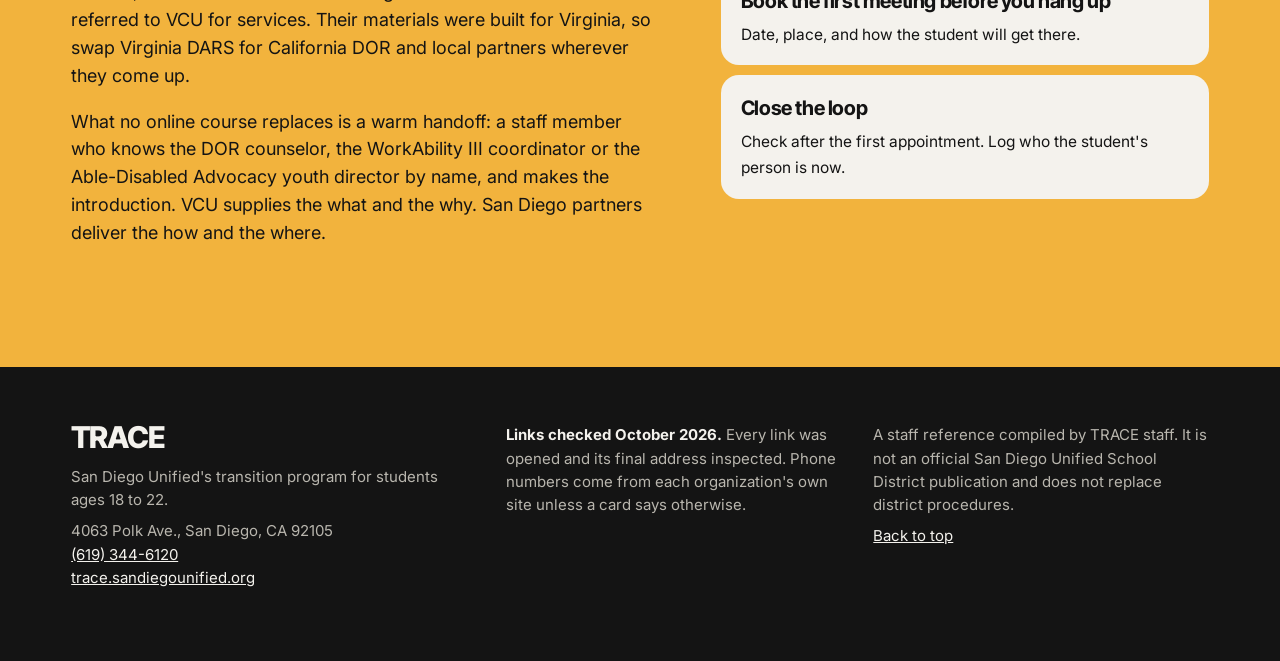
<file: referral-guide/index.html>
<!doctype html>
<html lang="en">
<head>
<meta charset="utf-8">
<meta name="viewport" content="width=device-width, initial-scale=1">
<title>TRACE Referral Guide</title>
<meta name="description" content="Staff referral guide for TRACE, San Diego Unified's 18 to 22 transition program: who to call, in what order, and how each resource helps a student. Links checked October 2026.">
<link rel="preconnect" href="https://fonts.googleapis.com">
<link rel="preconnect" href="https://fonts.gstatic.com" crossorigin>
<link href="https://fonts.googleapis.com/css2?family=Inter+Tight:wght@500;700;800;900&family=Inter:wght@400;500;600;700&display=swap" rel="stylesheet">
<style>
:root{
  --canvas:#F4F2ED; --ink:#141414; --muted:#5B5B57; --surface:#FFFFFF;
  --dark:#141414; --on-dark:#F4F2ED; --on-dark-muted:#B9B6AE;
  --accent:#F2B33D; --line:#DEDAD0;
  --d-learn:#F7E08A; --d-emp:#9FC5E8; --d-comm:#BFD8B8; --d-il:#F3C9A0; --d-sa:#D5C6F0; --d-rec:#F4B6B6;
  --display:"Inter Tight", "Arial Narrow", system-ui, -apple-system, "Segoe UI", sans-serif;
  --body:"Inter", system-ui, -apple-system, "Segoe UI", Roboto, sans-serif;
  --r-lg:28px; --r-md:18px; --r-sm:10px;
  --gutter:clamp(16px, 4vw, 56px);
  --maxw:1240px;
}
*{box-sizing:border-box}
html{scroll-behavior:smooth; scroll-padding-top:72px}
body{margin:0; background:var(--canvas); color:var(--ink); font-family:var(--body); font-size:17px; line-height:1.55; -webkit-font-smoothing:antialiased; overflow-x:hidden}
img,svg{display:block}
a{color:inherit}
:focus-visible{outline:3px solid var(--ink); outline-offset:3px; border-radius:6px}
.dark :focus-visible{outline-color:var(--accent)}
.skip{position:absolute; left:-999px; top:8px; background:var(--accent); color:var(--ink); padding:10px 16px; border-radius:999px; z-index:100; font-weight:600}
.skip:focus{left:16px}
.wrap{max-width:var(--maxw); margin:0 auto; padding:0 var(--gutter)}
h1,h2,h3{font-family:var(--display); letter-spacing:-0.035em; line-height:0.98; margin:0}
p{margin:0 0 1em}

/* nav */
.nav{position:sticky; top:0; z-index:50; background:rgba(244,242,237,.9); backdrop-filter:saturate(1.4) blur(10px); -webkit-backdrop-filter:saturate(1.4) blur(10px); border-bottom:1px solid transparent; transition:border-color .2s}
.nav.scrolled{border-bottom-color:var(--line)}
.nav .wrap{display:flex; align-items:center; gap:24px; height:60px}
.brand{font-family:var(--display); font-weight:800; font-size:19px; letter-spacing:-0.03em; text-decoration:none; display:flex; align-items:center; gap:10px; white-space:nowrap}
.brand svg{flex:none}
.nav ul{list-style:none; display:flex; gap:4px; margin:0 0 0 auto; padding:0; overflow-x:auto; scrollbar-width:none}
.nav ul::-webkit-scrollbar{display:none}
.nav a.navlink{display:block; padding:7px 12px; border-radius:999px; text-decoration:none; font-size:15px; font-weight:500; white-space:nowrap}
.nav a.navlink:hover{background:#E9E6DD}

/* hero */
.hero{padding:clamp(48px,9vw,120px) 0 clamp(40px,6vw,80px)}
.hero-grid{display:grid; grid-template-columns:1.35fr 1fr; gap:clamp(24px,5vw,72px); align-items:end}
.hero h1{font-size:clamp(52px, 9.2vw, 138px); font-weight:900; letter-spacing:-0.05em; line-height:0.9}
.hero .lede{font-size:clamp(18px,1.6vw,21px); max-width:34em; margin-top:28px; color:var(--ink)}
.hero .lede strong{font-weight:600}
.hero-meta{display:flex; flex-wrap:wrap; gap:10px; margin-top:28px}
.pill{display:inline-flex; align-items:center; gap:8px; background:var(--surface); border:1px solid var(--line); border-radius:999px; padding:7px 14px; font-size:14px; font-weight:500}
.pill .dot{width:8px; height:8px; border-radius:50%; background:#2E7D4F}
.btn{display:inline-flex; align-items:center; gap:8px; background:var(--accent); color:var(--ink); border:0; border-radius:999px; padding:13px 22px; font:600 16px/1 var(--body); text-decoration:none; cursor:pointer; transition:transform .15s, box-shadow .15s}
.btn:hover{transform:translateY(-1px); box-shadow:0 6px 18px -8px rgba(20,20,20,.5)}
.btn.ghost{background:transparent; border:1.5px solid var(--ink)}
.dark .btn.ghost{border-color:var(--on-dark); color:var(--on-dark)}
.hero-cta{display:flex; gap:12px; flex-wrap:wrap; margin-top:32px}
.bars{width:100%; height:auto; max-width:460px; justify-self:end}
.bars rect{transform-box:fill-box; transform-origin:left center}
@media (prefers-reduced-motion:no-preference){
  .bars rect.bar{animation:grow .9s cubic-bezier(.2,.8,.2,1) both}
  .bars rect.bar:nth-of-type(2){animation-delay:.07s}.bars rect.bar:nth-of-type(3){animation-delay:.14s}
  .bars rect.bar:nth-of-type(4){animation-delay:.21s}.bars rect.bar:nth-of-type(5){animation-delay:.28s}.bars rect.bar:nth-of-type(6){animation-delay:.35s}
}
@keyframes grow{from{transform:scaleX(0)}to{transform:scaleX(1)}}
.bars text{font-family:var(--body); font-size:15px; font-weight:600; fill:var(--ink)}

/* domains legend */
.domains{padding:0 0 clamp(48px,7vw,96px)}
.legend{display:grid; grid-template-columns:repeat(6,1fr); gap:10px}
.legend button{all:unset; box-sizing:border-box; cursor:pointer; border-radius:var(--r-md); padding:16px 16px 18px; min-height:118px; display:flex; flex-direction:column; justify-content:space-between; transition:transform .15s, box-shadow .15s; position:relative}
.legend button:hover{transform:translateY(-3px); box-shadow:0 10px 24px -14px rgba(20,20,20,.6)}
.legend button:focus-visible{outline:3px solid var(--ink); outline-offset:3px}
.legend b{font-family:var(--display); font-size:20px; font-weight:800; letter-spacing:-0.02em; line-height:1.05}
.legend span{font-size:14px}
.legend button[aria-pressed="true"]{box-shadow:inset 0 0 0 3px var(--ink)}
.legend button[aria-pressed="true"]::after{content:""; position:absolute; top:14px; right:14px; width:12px; height:12px; border-radius:50%; background:var(--ink)}
.sec-head{display:flex; align-items:end; justify-content:space-between; gap:24px; margin-bottom:28px; flex-wrap:wrap}
.sec-head h2{font-size:clamp(36px,5.4vw,72px); font-weight:800}
.sec-head p{max-width:36em; color:var(--muted); margin:0}
.dark .sec-head p{color:var(--on-dark-muted)}

/* dark order section */
.dark{background:var(--dark); color:var(--on-dark)}
.order{padding:clamp(64px,9vw,128px) 0}
.steps{list-style:none; margin:0; padding:0; display:grid; gap:14px}
.step{display:grid; grid-template-columns:96px 1fr; gap:24px; padding:28px 0; border-top:1px solid #34332F}
.step:last-child{border-bottom:1px solid #34332F}
.step .num{font-family:var(--display); font-weight:900; font-size:72px; line-height:.8; letter-spacing:-0.05em; color:var(--accent)}
.step h3{font-size:clamp(26px,3vw,38px); font-weight:800; margin-bottom:12px}
.step p,.step li{color:var(--on-dark); max-width:62ch}
.step ul{margin:0 0 0 1.1em; padding:0}
.step li{margin-bottom:6px}
.step .aside{color:var(--on-dark-muted); font-size:15px}
.lanes{display:flex; flex-wrap:wrap; gap:8px; margin-top:14px}
.lane{display:inline-flex; align-items:center; gap:8px; color:var(--ink); border-radius:999px; padding:7px 14px; font-size:14px; font-weight:600; text-decoration:none; border:0; cursor:pointer; font-family:var(--body)}
.lane:hover{filter:brightness(1.05); transform:translateY(-1px)}
.callout{margin-top:40px; display:grid; grid-template-columns:repeat(3,1fr); gap:14px}
.callout article{background:#22211E; border-radius:var(--r-md); padding:24px}
.callout h3{font-size:22px; font-weight:800; margin-bottom:10px; letter-spacing:-0.02em; line-height:1.1}
.callout p{color:#D9D6CE; font-size:15.5px; margin:0}

/* matcher */
.matcher{padding:clamp(64px,9vw,128px) 0}
.match-grid{display:grid; grid-template-columns:minmax(0,1fr) minmax(0,1.1fr); gap:24px; align-items:start}
.situations{display:flex; flex-direction:column; gap:8px}
.situations button{all:unset; box-sizing:border-box; cursor:pointer; background:var(--surface); border:1px solid var(--line); border-radius:var(--r-sm); padding:14px 18px; font-weight:500; font-size:16px; line-height:1.35; transition:background .15s, transform .15s}
.situations button:hover{transform:translateX(3px)}
.situations button:focus-visible{outline:3px solid var(--ink); outline-offset:2px}
.situations button[aria-pressed="true"]{background:var(--ink); color:var(--on-dark); border-color:var(--ink)}
.answer{position:sticky; top:84px; background:var(--surface); border-radius:var(--r-lg); padding:clamp(22px,3vw,36px); min-height:320px; border:1px solid var(--line)}
.answer h3{font-size:clamp(26px,2.6vw,34px); font-weight:800; margin-bottom:14px}
.answer .why{color:var(--muted); margin-bottom:20px}
.answer ol{list-style:none; margin:0; padding:0; display:grid; gap:10px}
.answer li{display:grid; grid-template-columns:auto 1fr; gap:14px; align-items:start; padding:14px; border-radius:var(--r-sm); background:var(--canvas)}
.answer li .tag{font-family:var(--display); font-weight:800; font-size:13px; background:var(--accent); border-radius:999px; padding:4px 10px; white-space:nowrap}
.answer li .tag.local{background:var(--d-comm)}
.answer li .tag.tool{background:var(--d-sa)}
.linkbtn{all:unset; cursor:pointer; font-weight:700; text-decoration:underline; text-decoration-thickness:2px; text-underline-offset:3px; text-decoration-color:var(--accent)}
.linkbtn:hover{text-decoration-color:var(--ink)}
.linkbtn:focus-visible{outline:3px solid var(--ink); outline-offset:3px; border-radius:4px}
.answer li p{margin:4px 0 0; font-size:15px; color:var(--muted)}
.answer .empty{color:var(--muted)}
.answer .empty svg{margin-bottom:18px}

/* resources */
.resources{padding:clamp(56px,8vw,112px) 0 clamp(40px,6vw,72px)}
.filterbar{display:flex; flex-wrap:wrap; align-items:center; gap:10px; margin:-8px 0 28px}
.filterbar .status{font-size:15px; color:var(--muted); margin-right:6px}
.chip{all:unset; box-sizing:border-box; cursor:pointer; border-radius:999px; padding:7px 14px; font-size:14px; font-weight:600; border:1.5px solid transparent}
.chip[aria-pressed="true"]{border-color:var(--ink)}
.chip:focus-visible{outline:3px solid var(--ink); outline-offset:2px}
.chip.clear{background:transparent; border-color:var(--line)}
.group{margin-top:44px}
.group-head{display:flex; align-items:baseline; justify-content:space-between; gap:16px; margin-bottom:16px; flex-wrap:wrap}
.group-head h3{font-size:clamp(26px,3vw,40px); font-weight:800; margin-bottom:8px}
.group-head p{margin:0; color:var(--muted); max-width:44em; font-size:16px}
.rail-wrap{position:relative}
.rail{--edge:calc((100vw - min(100vw, var(--maxw))) / 2 + var(--gutter)); display:grid; grid-auto-flow:column; grid-auto-columns:minmax(330px, 380px); gap:16px; overflow-x:auto; scroll-snap-type:x proximity; padding:6px var(--edge) 22px; margin:0 calc(-1 * var(--edge)); scroll-padding:0 var(--edge); scrollbar-width:thin}
.rail:focus-visible{outline-offset:-3px}
.rail-ctrl{display:flex; gap:8px}
.rail-ctrl button{all:unset; cursor:pointer; width:40px; height:40px; border-radius:50%; border:1.5px solid var(--ink); display:grid; place-items:center}
.rail-ctrl button:hover{background:var(--ink); color:var(--canvas)}
.rail-ctrl button:focus-visible{outline:3px solid var(--ink); outline-offset:2px}
.rail-ctrl button[disabled]{opacity:.3; cursor:default; background:transparent; color:var(--ink)}
.card{scroll-snap-align:start; background:var(--surface); border-radius:var(--r-lg); padding:24px 24px 20px; display:flex; flex-direction:column; gap:12px; min-height:380px; border:1px solid var(--line); transition:transform .2s, box-shadow .2s, opacity .25s}
.card:hover{transform:translateY(-4px); box-shadow:0 18px 36px -24px rgba(20,20,20,.55)}
.card.dim{opacity:.28}
.card.dim:hover{opacity:.6}
/* floating reminder while a domain highlight is on */
.hl-pill{position:fixed; left:0; right:0; margin:0 auto; width:max-content; bottom:20px; z-index:60; display:flex; align-items:center; gap:12px; max-width:calc(100% - 32px); padding:8px 8px 8px 18px; border-radius:999px; background:var(--ink); color:var(--canvas); box-shadow:0 10px 30px rgba(20,20,20,.25); font-size:15px}
.hl-pill[hidden]{display:none}
.hl-pill .dot{width:12px; height:12px; border-radius:50%; flex:none}
.hl-pill .txt{white-space:nowrap; overflow:hidden; text-overflow:ellipsis}
.hl-pill button{flex:none; border:0; border-radius:999px; background:var(--canvas); color:var(--ink); font:inherit; font-weight:700; padding:9px 16px; cursor:pointer}
.hl-pill button:focus-visible{outline:3px solid var(--accent); outline-offset:2px}
@media (prefers-reduced-motion:no-preference){.hl-pill{animation:hlIn .35s cubic-bezier(.2,.8,.2,1)}}
@media (max-width:560px){.hl-pill .long{display:none} .hl-pill{gap:10px; padding-left:14px}}
@keyframes hlIn{from{opacity:0; transform:translateY(12px)}to{opacity:1; transform:none}}
.card .kind{font-size:13.5px; font-weight:600; color:var(--muted)}
.card h4{font-family:var(--display); font-size:27px; font-weight:800; letter-spacing:-0.03em; line-height:1.02; margin:0}
.card .one{margin:0; font-size:16px}
.card .who{margin:0; font-size:14.5px; color:var(--muted)}
.tags{display:flex; flex-wrap:wrap; gap:6px; margin-top:auto}
.tag-d{font-size:12.5px; font-weight:600; border-radius:999px; padding:3px 10px; color:var(--ink)}
.card-foot{display:flex; align-items:center; justify-content:space-between; gap:10px; padding-top:14px; border-top:1px solid var(--line)}
.checked{display:inline-flex; align-items:center; gap:6px; font-size:12.5px; color:var(--muted); font-weight:500; white-space:nowrap}
.checked svg{flex:none}
.open{all:unset; cursor:pointer; background:var(--ink); color:var(--canvas); border-radius:999px; padding:9px 16px; font-weight:600; font-size:14.5px; white-space:nowrap}
.open:hover{background:#333}
.open:focus-visible{outline:3px solid var(--accent); outline-offset:2px}
.flag{display:inline-block; background:var(--accent); border-radius:6px; padding:2px 8px; font-size:12.5px; font-weight:700; margin-left:2px}

/* VCU honesty */
.honest{background:var(--accent); padding:clamp(56px,8vw,112px) 0}
.honest-grid{display:grid; grid-template-columns:1.2fr 1fr; gap:clamp(24px,5vw,72px); align-items:start}
.honest h2{font-size:clamp(40px,6vw,84px); font-weight:900; letter-spacing:-0.045em}
.honest p{font-size:18px; max-width:36em}
.handoff{display:grid; gap:10px}
.handoff div{background:var(--canvas); border-radius:var(--r-md); padding:18px 20px}
.handoff b{font-family:var(--display); font-size:20px; letter-spacing:-0.02em; display:block; margin-bottom:4px}
.handoff span{font-size:15.5px}

sit.querySelector('button').click();
.note{background:var(--surface); border:1px solid var(--line); border-radius:var(--r-md); padding:22px 24px}
.note h3{font-size:21px; font-weight:800; letter-spacing:-0.02em; margin-bottom:8px; line-height:1.15}
.note p{margin:0; font-size:15.5px; color:var(--ink)}
.note .src{display:block; margin-top:10px; font-size:13.5px; color:var(--muted)}

/* footer */
footer{padding:56px 0 64px}
.foot-grid{display:grid; grid-template-columns:1.2fr 1fr 1fr; gap:32px}
footer h2{font-size:30px; font-weight:800; margin-bottom:12px}
footer p{color:var(--on-dark-muted); font-size:15px; margin:0 0 8px}
footer a{color:var(--on-dark)}

/* dialog */
dialog{border:0; padding:0; border-radius:var(--r-lg); width:min(880px, calc(100vw - 24px)); max-height:calc(100vh - 32px); background:var(--canvas); color:var(--ink); box-shadow:0 40px 80px -30px rgba(0,0,0,.6)}
dialog::backdrop{background:rgba(20,20,20,.55); backdrop-filter:blur(3px)}
.dlg-head{position:sticky; top:0; z-index:2; padding:26px 28px 20px; display:grid; grid-template-columns:1fr auto; gap:16px; align-items:start; background:var(--canvas); border-bottom:1px solid var(--line)}
.dlg-head h2{font-size:clamp(30px,4.2vw,48px); font-weight:900}
.dlg-head .kind{font-size:14px; color:var(--muted); font-weight:600; margin-bottom:8px}
.dlg-head .tags{margin-top:12px}
.close{all:unset; cursor:pointer; width:44px; height:44px; border-radius:50%; background:var(--ink); color:var(--canvas); display:grid; place-items:center}
.close:focus-visible{outline:3px solid var(--accent); outline-offset:2px}
.dlg-body{padding:24px 28px 32px; display:grid; grid-template-columns:minmax(0,1.5fr) minmax(0,1fr); gap:28px}
.dlg-body h3{font-size:19px; font-weight:800; letter-spacing:-0.015em; margin:0 0 8px; line-height:1.2}
.dlg-body section{margin-bottom:22px}
.dlg-body p{margin:0 0 .6em}
.dlg-body ol,.dlg-body ul{margin:0; padding-left:1.25em}
.dlg-body li{margin-bottom:8px}
.dlg-body .gotchas li::marker{color:#B07A12}
.contact{background:var(--surface); border-radius:var(--r-md); padding:20px; border:1px solid var(--line); align-self:start; position:sticky; top:12px}
.contact dl{margin:0}
.contact dt{font-size:13px; color:var(--muted); font-weight:600; margin-top:12px}
.contact dt:first-child{margin-top:0}
.contact dd{margin:2px 0 0; font-size:15.5px; overflow-wrap:break-word}
.contact a{font-weight:600; text-decoration-color:var(--accent); text-decoration-thickness:2px; text-underline-offset:3px}
.contact .linklist{list-style:none; padding:0; margin:4px 0 0}
.contact .linklist li{margin-bottom:6px}
.contact .checked{margin-top:16px}

/* reveal */
.reveal{opacity:1}
@media (prefers-reduced-motion:no-preference){
  .js .reveal{opacity:0; transform:translateY(22px); transition:opacity .7s ease, transform .7s cubic-bezier(.2,.8,.2,1)}
  .js .reveal.in{opacity:1; transform:none}
}
.static .reveal{opacity:1 !important; transform:none !important}
.static .bars rect.bar{animation:none !important}

.sr-only{position:absolute; width:1px; height:1px; overflow:hidden; clip:rect(0 0 0 0); white-space:nowrap}

/* responsive */
@media (max-width:1020px){
  .legend{grid-template-columns:repeat(3,1fr)}
  .callout{grid-template-columns:1fr}
  .foot-grid{grid-template-columns:1fr 1fr}
}
@media (max-width:820px){
  .hero-grid,.match-grid,.honest-grid{grid-template-columns:1fr}
  .bars{justify-self:start; max-width:380px}
  .answer{position:static}
  .dlg-body{grid-template-columns:1fr}
  .contact{position:static}
  .nav ul .hide-sm{display:none}
}
@media (max-width:600px){
  body{font-size:16px}
  .legend{grid-template-columns:repeat(2,1fr)}
  .legend button{min-height:96px}
  .step{grid-template-columns:1fr; gap:6px}
  .step .num{font-size:52px}
  .rail{grid-auto-columns:86%}
  .foot-grid{grid-template-columns:1fr}
  .dlg-head,.dlg-body{padding-left:18px; padding-right:18px}
  .nav .wrap{gap:12px}
  .brand .full{display:none}
}
</style>
</head>
<body>
<a class="skip" href="#main">Skip to content</a>

<header class="nav" id="top">
  <div class="wrap">
    <a class="brand" href="#top" aria-label="TRACE Referral Guide, back to top">
      <svg width="26" height="26" viewBox="0 0 26 26" aria-hidden="true"><rect x="0" y="1" width="26" height="3.4" rx="1.7" fill="#9FC5E8"/><rect x="0" y="5.4" width="19" height="3.4" rx="1.7" fill="#F3C9A0"/><rect x="0" y="9.8" width="23" height="3.4" rx="1.7" fill="#BFD8B8"/><rect x="0" y="14.2" width="16" height="3.4" rx="1.7" fill="#D5C6F0"/><rect x="0" y="18.6" width="21" height="3.4" rx="1.7" fill="#F7E08A"/><rect x="0" y="23" width="13" height="3" rx="1.5" fill="#F4B6B6"/></svg>
      <span>TRACE <span class="full">Referral Guide</span></span>
    </a>
    <nav aria-label="Sections">
      <ul>
        <li><a class="navlink" href="#order">Order</a></li>
        <li><a class="navlink" href="#matcher">Matcher</a></li>
        <li><a class="navlink" href="#resources">Resources</a></li>
        <li class="hide-sm"><a class="navlink" href="#handoffs">Handoffs</a></li>
      </ul>
    </nav>
  </div>
</header>

<main id="main">
  <section class="hero" aria-labelledby="hero-h">
    <div class="wrap hero-grid">
      <div>
        <h1 id="hero-h">Who to call, and in what order.</h1>
        <p class="lede">Eighteen referral resources for TRACE students, ages 18 to 22, with <strong>what each one actually does, who qualifies, and the exact first step</strong>. Written for paras, case managers and teachers. Every fact was checked against the organization's own site.</p>
        <div class="hero-meta">
          <span class="pill"><span class="dot" aria-hidden="true"></span>Every link checked October 2026</span>
          <span class="pill">18 resources</span>
          <span class="pill">Staff reference</span>
        </div>
        <div class="hero-cta">
          <a class="btn" href="#order">Start with the order</a>
          <a class="btn ghost" href="#matcher">Find by situation</a>
        </div>
      </div>
      <svg class="bars" viewBox="0 0 460 330" role="img" aria-labelledby="bars-t">
        <title id="bars-t">TRACE's six service domains, each shown as a colored bar sized by how many resources in this guide serve it</title>
        <g id="barsG"></g>
      </svg>
    </div>
  </section>

  <section class="domains" aria-labelledby="dom-h">
    <div class="wrap">
      <div class="sec-head">
        <h2 id="dom-h" class="sr-only">TRACE service domains</h2>
        <p style="color:var(--ink);max-width:52em">TRACE names six service domains, and each one ends the same way: a linkage to a community agency. Every resource below is tagged by the domains it serves. Tap a domain to highlight its resources.</p>
      </div>
      <div class="legend" id="legend"></div>
    </div>
  </section>

  <section class="dark order" id="order" aria-labelledby="order-h">
    <div class="wrap">
      <div class="sec-head reveal">
        <h2 id="order-h">Referral order of operations</h2>
        <p>DOR first for almost everyone, but not alone. Most of these run at the same time. Waiting for one agency before calling the next is how students exit with nothing in place.</p>
      </div>
      <ol class="steps">
        <li class="step reveal">
          <div class="num" aria-hidden="true">1</div>
          <div>
            <h3>Send the DR 203 to DOR Student Services</h3>
            <p>For every student who is 16 to 21, and for 22-year-olds still in special education. This is a request for Pre-Employment Transition Services, not a VR application, and DOR's Order of Selection does not touch it. A school official's signature can stand in for IEP or 504 copies. The student signs; a parent signs only if the student is under 18, a conservator if the student is conserved.</p>
            <div class="lanes"><button class="lane" data-open="dor" style="background:var(--d-emp)">DOR Student Services</button><button class="lane" data-open="tpp" style="background:var(--d-emp)">TPP at TRACE</button></div>
          </div>
        </li>
        <li class="step reveal">
          <div class="num" aria-hidden="true">2</div>
          <div>
            <h3>The same week, start the parallel lanes</h3>
            <ul>
              <li>Student has or may have an intellectual or developmental disability: check regional center status. If they are not a client, an adult student (or conservator) starts the SDRC Initial Contact Form. Eligibility can take up to 120 days, so do not wait.</li>
              <li>Independent living, benefits questions or self-advocacy: Access to Independence takes self-referrals with no DOR eligibility needed.</li>
              <li>Friends and free time: social and recreation programs never depend on DOR. Refer whenever the student is ready.</li>
            </ul>
            <div class="lanes"><button class="lane" data-open="sdrc" style="background:var(--d-il)">San Diego Regional Center</button><button class="lane" data-open="a2i" style="background:var(--d-sa)">Access to Independence</button><button class="lane" data-open="trs" style="background:var(--d-rec)">Therapeutic Recreation</button></div>
          </div>
        </li>
        <li class="step reveal">
          <div class="num" aria-hidden="true">3</div>
          <div>
            <h3>Work experience runs in-house, alongside</h3>
            <p>TPP, WorkAbility I and District-Hire placements happen through TRACE itself. They do not wait for outside agencies. If the student is an SDRC client, the Paid Internship Program can add hours, with both the IEP and IPP teams agreeing.</p>
            <p class="aside">Whether one student can hold WorkAbility I, TPP and an SDRC paid internship at once is a reasonable inference from the state's program chart, not a written rule. Confirm locally before promising hours.</p>
          </div>
        </li>
        <li class="step reveal">
          <div class="num" aria-hidden="true">4</div>
          <div>
            <h3>Decide on the full VR application, with eyes open</h3>
            <p>Right now every newly eligible VR applicant goes on a waiting list, served by priority category, with a status letter every six months. Students who apply keep their Student Services while eligibility is decided. Applying earlier puts the student in line sooner. Full VR status is what opens WorkAbility III and Able-Disabled Advocacy's DOR job-search services.</p>
            <div class="lanes"><button class="lane" data-open="wa3" style="background:var(--d-learn)">WorkAbility III</button><button class="lane" data-open="ada" style="background:var(--d-emp)">Able-Disabled Advocacy</button></div>
          </div>
        </li>
        <li class="step reveal">
          <div class="num" aria-hidden="true">5</div>
          <div>
            <h3>Before exit, make the handoff warm</h3>
            <p>Invite DOR and the SDRC service coordinator to the IEP (with written consent). Name the adult provider who picks up on day one after TRACE: a DOR counselor, a regional center vendor, a day program, a college. For students not aiming at competitive employment right now, a regional-center-funded day program such as Promising Futures is a real pathway, and the employment goal can stay in the plan.</p>
            <div class="lanes"><button class="lane" data-open="pf" style="background:var(--d-il)">Promising Futures</button></div>
          </div>
        </li>
      </ol>
      <div class="callout">
        <article class="reveal">
          <h3>Order of Selection leaves the student lane open</h3>
          <p>DOR's own page: "OOS does not impact DOR Student Services. Those services continue to be available and open to all potentially eligible students with disabilities ages 16 through 21."</p>
        </article>
        <article class="reveal">
          <h3>A 22-year-old still counts</h3>
          <p>DOR's site says "16 through 21," but 9 CCR 7026.5 keeps a student who turns 22 while in special education covered for a set period tied to the birthday month. Cite it if a student is turned away on age.</p>
        </article>
        <article class="reveal">
          <h3>Staff can do almost all of it</h3>
          <p>School staff can fill out, certify and submit the DR 203 and drive the process. Staff cannot consent for the student or family, and cannot file the VR application or sign the IPE for them.</p>
        </article>
      </div>
    </div>
  </section>

  <section class="matcher" id="matcher" aria-labelledby="match-h">
    <div class="wrap">
      <div class="sec-head reveal">
        <h2 id="match-h">Which resource for which situation</h2>
        <p>Pick what is going on with the student. You get the local partner, any free tool that sets it up, and the order to use them in.</p>
      </div>
      <div class="match-grid">
        <div class="situations" id="situations" role="group" aria-label="Student situations"></div>
        <div class="answer" id="answer" aria-live="polite">
          <div class="empty">
            <svg width="72" height="48" viewBox="0 0 72 48" aria-hidden="true"><rect x="0" y="0" width="44" height="12" rx="6" fill="#9FC5E8"/><rect x="0" y="18" width="62" height="12" rx="6" fill="#F2B33D"/><rect x="0" y="36" width="30" height="12" rx="6" fill="#BFD8B8"/></svg>
            <h3>Choose a situation</h3>
            <p>Start on the left. Each answer opens the full notes for the resources it names.</p>
          </div>
        </div>
      </div>
    </div>
  </section>

  <section class="resources" id="resources" aria-labelledby="res-h" style="background:#ECE9E1">
    <div class="wrap">
      <div class="sec-head reveal">
        <h2 id="res-h">The resources</h2>
        <p>Grouped by what kind of help they are. Swipe or scroll each row. Open a card for eligibility, the exact first step, contacts, and the things that trip people up.</p>
      </div>
      <div class="filterbar" id="filterbar" role="group" aria-label="Filter by TRACE domain"></div>
      <div id="groups"></div>
    </div>
  </section>

  <section class="honest" id="handoffs" aria-labelledby="hon-h">
    <div class="wrap honest-grid">
      <div class="reveal">
        <h2 id="hon-h">VCU is curriculum, not a service provider.</h2>
        <p style="margin-top:24px">VCU's two centers (CTI and the RRTC) give TRACE research-backed lessons, assessments and staff training for free. No student can be referred to VCU for services. Their materials were built for Virginia, so swap Virginia DARS for California DOR and local partners wherever they come up.</p>
        <p>What no online course replaces is a warm handoff: a staff member who knows the DOR counselor, the WorkAbility III coordinator or the Able-Disabled Advocacy youth director by name, and makes the introduction. VCU supplies the what and the why. San Diego partners deliver the how and the where.</p>
      </div>
      <div class="handoff reveal" aria-label="What a warm handoff looks like">
        <div><b>Call with the student, not for them</b><span>Speakerphone in the room, student says their name and what they want.</span></div>
        <div><b>Send the paper ahead</b><span>Signed DR 203, assessment results, a short strengths note. Nothing with more PII than the agency needs.</span></div>
        <div><b>Book the first meeting before you hang up</b><span>Date, place, and how the student will get there.</span></div>
        <div><b>Close the loop</b><span>Check after the first appointment. Log who the student's person is now.</span></div>
      </div>
    </div>
  </section>

</main>

<div class="hl-pill" id="hlpill" role="status" aria-live="polite" hidden><span class="dot" id="hldot"></span><span class="txt" id="hltxt"></span><button type="button" id="hlclear">Show all</button></div>

<footer class="dark" aria-labelledby="foot-h">
  <div class="wrap foot-grid">
    <div>
      <h2 id="foot-h">TRACE</h2>
      <p>San Diego Unified's transition program for students ages 18 to 22.</p>
      <p>4063 Polk Ave., San Diego, CA 92105<br><a href="tel:+16193446120">(619) 344-6120</a><br><a href="https://trace.sandiegounified.org/">trace.sandiegounified.org</a></p>
    </div>
    <div>
      <p><strong style="color:var(--on-dark)">Links checked October 2026.</strong> Every link was opened and its final address inspected. Phone numbers come from each organization's own site unless a card says otherwise.</p>
    </div>
    <div>
      <p>A staff reference compiled by TRACE staff. It is not an official San Diego Unified School District publication and does not replace district procedures.</p>
      <p><a href="#top">Back to top</a></p>
    </div>
  </div>
</footer>

<dialog id="dlg" aria-labelledby="dlg-title">
  <div class="dlg-head">
    <div>
      <div class="kind" id="dlg-kind"></div>
      <h2 id="dlg-title"></h2>
      <div class="tags" id="dlg-tags"></div>
    </div>
    <button class="close" id="dlg-close" aria-label="Close"><svg width="18" height="18" viewBox="0 0 18 18" aria-hidden="true"><path d="M2 2l14 14M16 2L2 16" stroke="currentColor" stroke-width="2.4" stroke-linecap="round"/></svg></button>
  </div>
  <div class="dlg-body" id="dlg-body"></div>
</dialog>

<script>
(function(){
var root=document.documentElement;
var isStatic=/[?&]static\b/.test(location.search);
root.classList.add('js'); if(isStatic) root.classList.add('static');

var D={
  learn:{name:'Adult Learning',color:'var(--d-learn)',hex:'#F7E08A',blurb:'Diploma, HSE, basic skills, college'},
  emp:{name:'Employment',color:'var(--d-emp)',hex:'#9FC5E8',blurb:'Job search, coaching, placement'},
  comm:{name:'Community/Mobility',color:'var(--d-comm)',hex:'#BFD8B8',blurb:'Transit, IDs, documents'},
  il:{name:'Independent Living',color:'var(--d-il)',hex:'#F3C9A0',blurb:'Money, home, health'},
  sa:{name:'Self-Advocacy',color:'var(--d-sa)',hex:'#D5C6F0',blurb:'Rights, disclosure, social skills'},
  rec:{name:'Recreation/Leisure',color:'var(--d-rec)',hex:'#F4B6B6',blurb:'Parks, sports, clubs'}
};
var ORDER=['emp','il','comm','sa','learn','rec'];

var G=[
 {id:'agency',name:'Agency referrals',blurb:'The systems that fund services during and after TRACE. These are the referrals with paperwork.'},
 {id:'community',name:'Community programs',blurb:'Nonprofits that deliver training, independent living support and day programs.'},
 {id:'social',name:'Social life and recreation',blurb:'The Recreation/Leisure domain, plus the friendships students lose when school ends.'},
 {id:'tools',name:'Free tools for staff',blurb:'Curriculum, assessments and research. Use them in class. They are not places to refer students.'}
];

function tel(n){return 'tel:+1'+n.replace(/\D/g,'').replace(/^1(?=\d{10}$)/,'');}

var R=[
{id:'dor',g:'agency',name:'California Department of Rehabilitation (DOR)',kind:'State agency',d:['emp','learn','sa'],
 one:"California's vocational rehabilitation agency. For TRACE students the door that matters most is DOR Student Services.",
 who:'Student Services: enrolled students 16 through 21 with an IEP, a 504 plan, a disability, or who are regarded as having one (22-year-olds still in special education too). Full VR: any Californian with a disability, no age limit. Free.',
 helps:['Student Services pays for the five Pre-Employment Transition Services: job exploration counseling, work-based learning (including paid work experiences of up to 100 hours through DOR vendors such as the Arc of San Diego), counseling on college and training, work readiness training, and self-advocacy instruction.','Full VR adds job placement, supported employment, training and assistive technology under an Individualized Plan for Employment (IPE). DOR decides eligibility within 60 days of an application.'],
 refer:['Fill out the DR 203 Student Services Plan Request (current version is Rev 07/2026). It is not a VR application.','For disability documentation, attach the IEP or 504 plan, or check "School Signature" and have a school official sign that the student is enrolled and has, or is regarded as having, the disability.','Get the student\'s signature. A parent or guardian also signs if the student is under 18. A conservator signs if the student is 18 or older and conserved. Otherwise the adult student signs alone.','Coordinate with the case manager so it goes through TRACE\'s TPP liaison, or send it to the San Diego district inbox, YouthServices_SanDiego@dor.ca.gov.','DOR meets the student and writes the DR 205 Student Services Plan. Ask for a paid work experience vendor as part of the plan.'],
 gotchas:['Order of Selection: DOR\'s page says all newly eligible VR applicants are currently placed on a waiting list. It does not affect Student Services, and students who apply for VR keep getting Student Services while eligibility is decided.','DOR\'s public page says a flat "Age 16 through 21." A student who turns 22 while still in special education stays covered for a period set by the birthday month (9 CCR 7026.5). Expect pushback and cite the regulation.','DOR\'s online application is listed as temporarily unavailable. Full VR applications go through the local office in person, by mail or by email.','Staff can complete, certify and submit the DR 203. Staff cannot consent for the student or family.'],
 phones:[['San Diego district office','(619) 767-2100'],['South County office, Chula Vista','(619) 426-8720']],
 address:'7575 Metropolitan Dr., Ste. 107, San Diego, CA 92108',
 email:'YouthServices_SanDiego@dor.ca.gov',
 links:[['Student Services: who qualifies and how to start','https://www.dor.ca.gov/Home/StudentServices'],['DR 203 Student Services Plan Request (PDF, Rev 07/2026)','https://publicaccessstorage.blob.core.usgovcloudapi.net/publicsitefiles/DOR%20Documents/Student%20Services/DR203%20Student%20Services%20Plan%20Request%20Jul%202026.pdf'],['Order of Selection status','https://www.dor.ca.gov/Home/OrderofSelection'],['How to apply for full VR services','https://www.dor.ca.gov/Home/HowToApply'],['Find any DOR office','https://www.dor.ca.gov/Home/ContactUs']]},

{id:'tpp',g:'agency',name:'Transition Partnership Program (TPP)',kind:'SDUSD and DOR contract, run by TRACE',d:['emp','sa'],
 one:"San Diego Unified's cooperative agreement with DOR. TRACE already operates inside it, alongside WorkAbility I and District-Hire.",
 who:'SDUSD students with disabilities, 16 to 21 under the program, which covers TRACE students 18 to 22 under the same age-22 rule as DOR Student Services. Enrollment runs through the DR 203 lane, so it stays open during Order of Selection. Free.',
 helps:['TPP bundles DOR Student Services with job development and short-term supports delivered by district staff. It is one of about 104 TPP contracts statewide.','Students do paid work experiences on the district payroll: SDUSD pays the wages and the workers\' compensation. On the VR side, the goal after the training period is direct hire by the employer. A student can do more than one TPP work experience.'],
 refer:['Talk to the student\'s case manager. TPP is in-house, so there is no outside agency to call.','Make sure a signed DR 203 is on file.','Match the student to a work site through TRACE\'s placement process.'],
 gotchas:['Each program caps its own hours: about 100 per TPP work experience, about 50 for WorkAbility I. Whether one student can stack TPP, WorkAbility I and an SDRC paid internship is an inference from the state comparison chart, not a written rule.','There is nothing to "establish" here. TRACE already runs TPP.'],
 phones:[['TRACE','(619) 344-6120']],address:'TRACE, 4063 Polk Ave., San Diego, CA 92105',
 links:[['DOR: Transition Partnership Program','https://www.dor.ca.gov/Home/CppTPPHS']]},

{id:'sdrc',g:'agency',name:'San Diego Regional Center (SDRC)',kind:'State-funded regional center',added:true,d:['il','emp','comm','rec'],
 one:'The regional center for people with intellectual and developmental disabilities in San Diego and Imperial counties. It is the lifelong service system once school ends.',
 who:'Anyone with a qualifying developmental disability (intellectual disability, autism, cerebral palsy, epilepsy, or a condition closely related to intellectual disability) that began before 18 and substantially limits daily life. A learning disability or a mental health diagnosis alone does not qualify. Income and immigration status do not matter. Free.',
 helps:['SDRC funds the adult services many TRACE students will rely on after 22: supported employment, tailored day services, day programs, independent and supported living, mobility training, and social recreation.','Its Paid Internship Program pays minimum wage or more for up to 1,040 hours a year. Students 18 to 22 can do it while still at TRACE if both the IEP team and the IPP team agree.'],
 refer:['Ask the family whether the student is already an SDRC client. If yes, get the service coordinator\'s name and, with consent, invite them to the IEP.','If not, an applicant 18 or older (or their legally appointed conservator) must start the Initial Contact Form for ages 18 and up. Staff can sit with the student while they complete it.','SDRC Intake reviews it and calls back. Eligibility must be decided within 120 days of the intake meeting, and the first Individual Program Plan (IPP) within 60 days after that.','To add a paid internship for an existing client, ask the service coordinator for an IPP meeting or addendum. SDRC\'s services page lists an employment services contact.'],
 gotchas:['Start early. Eligibility alone can take four months, and services are planned only after that.','The old SDRC paid-internship web address is dead. Use the services page below.'],
 phones:[['Main office','(858) 576-2996']],address:'4355 Ruffin Rd., Ste. 200, San Diego, CA 92123',email:'intake@sdrc.org',
 links:[['Apply for services (Initial Contact Forms)','https://www.sdrc.org/apply'],['Services, including Paid Internships','https://www.sdrc.org/services']]},

{id:'wa3',g:'agency',name:'WorkAbility III, San Diego Community College District',kind:'DOR and SDCCD partnership',d:['emp','learn'],
 one:'A partnership between DOR and SDCCD that helps DOR clients who are taking college or continuing education classes get and keep jobs.',
 who:'A DOR client, or eligible for DOR services, who attends or is willing to take credit or noncredit classes in SDCCD: City, Mesa or Miramar College, or a College of Continuing Education site. Free.',
 helps:['The student is assigned a vocational specialist for career exploration, vocational counseling, job training and certificate programs, work experience, internships, job search, on-the-job accommodations and job retention, all tied to the student\'s IPE.','Continuing Education sites count, which makes this a natural next step from TRACE\'s Adult Learning domain.'],
 refer:['Three ways in: the student\'s DOR counselor refers, the student\'s DSPS counselor refers, or the student contacts the WorkAbility III coordinator directly.','If the student is an SDCCD student but not yet a DOR client, the coordinator can request a referral to a WorkAbility III liaison inside DOR.','The intake takes 60 to 90 minutes with the program coordinator. Bring the IPE vocational goal if there is one.'],
 gotchas:['You do not have to send the student to DOR first. SDCCD\'s pages say a DOR client or someone eligible for services, and they allow self-referral.','With Order of Selection, new VR applicants are being waitlisted. Ask the coordinator whether an eligible but waitlisted student can start.','The named coordinator is inconsistent on SDCCD\'s own pages: the program page lists Jamila DeCarli at (619) 388-6810, while the FAQ lists Shawn Fiala as acting program coordinator at (619) 388-6984. Call and ask who is coordinating now.'],
 phones:[['Program office (FAQ page)','(619) 388-6984'],['Coordinator line (program page)','(619) 388-6810']],address:'3375 Camino Del Rio South, San Diego, CA 92108',
 links:[['WorkAbility III program page','https://www.sdccd.edu/departments/educational-services/dsps/workforce/workability/index.aspx'],['How to apply and FAQ','https://www.sdccd.edu/departments/educational-services/dsps/workforce/workability/faq.aspx']]},

{id:'ada',g:'community',name:'Able-Disabled Advocacy (Able2Work)',kind:'Nonprofit, El Cajon Blvd., City Heights',d:['emp','learn'],
 one:'A nonprofit in TRACE\'s own zip code (92105) that runs free job training for young adults and job-search help for DOR clients.',
 who:'Youth pre-apprenticeship: 17 and older (youth programs serve 17 to 24), legal right to work in the U.S., proof of identity, Selective Service registration for males 18 and up. DOR client services: current DOR clients ready to job search. Free.',
 helps:['Youth: a 10-week construction pre-apprenticeship using the Multi-Craft Core (MC3) curriculum. The certificate qualifies the student to apply for registered apprenticeships in the building trades.','DOR clients: one-on-one help, job search classes, resume and cover letter help, interview coaching, a job search room, and job retention support. Separately, CAREERworks offers free CompTIA IT certifications.'],
 refer:['Youth program: the student applies online from the youth programs page, or call the Youth Program Director, Efrain Lagunas, (619) 928-4532.','DOR client services: the student\'s DOR counselor makes the referral. A-DA says it can contact the counselor on the student\'s behalf. Ask for Cindy Lennon, (619) 231-5990 ext. 315.'],
 gotchas:['The current site does not show mental health or housing services for youth (housing referrals appear only under a veterans program). Do not promise them.','ID documents gate the youth program. CA ID and Social Security card work is part of TRACE\'s Community/Mobility domain, so start it early.','The DOR side needs full VR client status, which is currently waitlisted for new applicants.'],
 phones:[['Main','(619) 231-5990'],['Youth Program Director','(619) 928-4532']],address:'4283 El Cajon Blvd., Ste. 110, San Diego, CA 92105',
 links:[['Youth training programs (apply here)','https://www.able2work.org/programs/youthbuild/'],['Employment services for DOR clients','https://www.able2work.org/programs/employment-services-for-department-of-rehabilitation-clients/'],['CAREERworks IT training','https://www.able2work.org/careerworks/']]},

{id:'a2i',g:'community',name:'Access to Independence',kind:'Independent living center',d:['il','sa','comm'],
 one:"San Diego's independent living center: cross-disability, and run by and for people with disabilities.",
 who:'People with any disability. The One Step at a Time Youth Transition Initiative serves ages 14 to 24. No DOR eligibility or agency referral needed.',
 helps:['Youth transition support toward goals in employment, education, independent living skills and transportation, including practice on a driving simulator.','Also benefits and options counseling, advocacy and peer support, and equipment, supplies and case management for youth moving out of foster care or institutional settings. A good place to practice in the community what TRACE teaches in class.'],
 refer:['The student can call or walk in and self-refer.','For the youth program, contact Diana Peloso, (619) 704-2443 ext. 236, dpeloso@accesstoindependence.org.'],
 gotchas:['Readiness, not job placement. Pair it with DOR or TPP for actual jobs.','Independent living centers are funded to serve people at no cost, but confirm for any specific program.'],
 phones:[['Mission Valley (main)','(619) 293-3500'],['Youth program, Diana Peloso','(619) 704-2443'],['El Centro','(760) 768-2044']],
 address:'8885 Rio San Diego Dr., Unit 135, San Diego, CA 92108. Also 235 W. 5th Ave., Ste. 110, Escondido, and 1405 N. Imperial Ave., Ste. C, El Centro.',
 links:[['San Diego location and youth programs','https://accesstoindependence.org/san-diego/']]},

{id:'pf',g:'community',name:'Promising Futures',kind:'Day program, El Cajon',d:['il','emp','rec'],
 one:'An El Cajon day program and residential provider for adults with intellectual and developmental disabilities, specializing in behavior support and autism.',
 who:'Adults with intellectual and developmental disabilities. No age range is posted. Funding and vendor status are not stated on the site; day programs like this are usually arranged through the regional center.',
 helps:['The day program blends classroom, vocational and community work: on-site vocational training at a garden, retail support, recycling, a snack shack and a donated-clothing closet, plus cooking lessons, dance, yoga, drum circle and a sensory room.','A real post-22 option for students who need a structured day and are not pursuing competitive employment right now.'],
 refer:['Start with the student\'s SDRC service coordinator. Day programs are arranged through the IPP.','The family can call the office to ask about openings and set up a visit.'],
 gotchas:['A day program does not replace a competitive employment goal. Keep both on the table in the IEP.'],
 phones:[['Office','(619) 592-4850']],address:'109 E. Lexington Ave., El Cajon, CA 92020',
 links:[['Promising Futures home','https://promising-futures.org/'],['Day program and vocational sites','https://promising-futures.org/vocational-sites/']]},

{id:'bb',g:'social',name:'Best Buddies California',kind:'Nonprofit, San Diego office',d:['rec','sa','emp'],
 one:'One-to-one friendships, jobs and leadership programs for people with intellectual and developmental disabilities.',
 who:'People with IDD. Friendship programs also recruit peers without IDD. Free to join a program.',
 helps:['Friendship pairs a student with a peer for regular one-to-one contact plus group events.','Best Buddies Jobs does interest-matched job placement with ongoing support for people exiting or out of school, and is DOR-vendored in California. Leadership Development trains participants to speak for themselves.'],
 refer:['Call the San Diego office and ask which friendship option fits an 18 to 22 student in an adult transition program.','For Jobs, ask whether San Diego has jobs staff. The referral usually runs through the student\'s DOR counselor.'],
 gotchas:['Many friendship chapters are based at schools and colleges. Ask what is active near the student.','San Diego staffing for Best Buddies Jobs was not confirmed.'],
 phones:[['San Diego office','(619) 790-7404'],['Toll free','1-800-892-8339']],address:'3517 Camino del Rio South, Ste. 203, San Diego, CA 92108',
 links:[['Programs in California','https://www.bestbuddies.org/california/programs'],['Office directory','https://www.bestbuddies.org/california/office-directory']]},

{id:'perch',g:'social',name:"Noah's PERCH",kind:'Social club run by Noah Homes, Spring Valley',d:['rec'],
 one:'A social group for and by adults with intellectual and developmental disabilities.',
 who:'Adults with IDD. Membership is $99 for the calendar year, plus fees for some special outings.',
 helps:['Monthly meet-ups, dances, picnics, beach trips and outings, plus virtual events. A ready-made social calendar for students whose friend group scattered after high school.'],
 refer:['The student or family completes the application on the site. The committee reviews it and contacts them before adding them to the mailing list.','Questions go to the program manager, Valerie Davis, vdavis@noahhomes.org.'],
 gotchas:['Spring Valley is a trip from City Heights. Build the route into the referral as a Community/Mobility goal.','Activities listed are dances, picnics, beach trips and virtual field trips. Check the calendar.','Cost is real: $99 a year. Mention it to families up front.'],
 phones:[['Noah Homes','(619) 660-6200']],address:'12526 Campo Rd., Spring Valley, CA 91978',
 links:[['Noah\'s PERCH home and calendar','https://noahsperch.org/'],['FAQ: cost and how to join','https://noahsperch.org/faq']]},

{id:'shoda',g:'social',name:'The SHODA (Social Hub of Diverse Adults)',kind:'Peer social group',d:['rec','sa'],
 one:'A peer social group for independent adults of any diagnosis.',
 who:'Independent adults 18 and older, including autism, Asperger\'s, cerebral palsy, Down syndrome and ADHD. No fees beyond the cost of an event.',
 helps:['Meets about twice a month: a game day at At Ease Games on Miramar Rd. and a "Meet, Greet and Eat" at a different San Diego restaurant. Low-pressure practice for conversation, planning and getting to a venue on your own.'],
 refer:['The student joins the Meetup group and RSVPs to an event. Staff can help set up the account and plan the bus route.'],
 gotchas:['Built for adults who attend without staff. Better as a next step than a first step.','Recent events showed 1 to 4 RSVPs. Small and quiet.','theshoda.com would not load in October 2026, and Facebook blocks link checks. The Meetup group is the working link.'],
 phones:[],address:'Events across San Diego, mostly the Miramar area',
 links:[['SHODA Meetup group','https://www.meetup.com/shoda-social-hub-of-diverse-aspergers-adults-meetup-group/']]},

{id:'trs',g:'social',name:'City of San Diego Therapeutic Recreation Services',kind:'City Parks and Recreation, City Heights',added:true,d:['rec','comm'],
 one:"The City's recreation program for people with disabilities, based at Park de la Cruz in City Heights, the same zip code as TRACE.",
 who:'Children and adults ages 3 and up with any type of disability. Check the seasonal calendar for costs.',
 helps:['Adaptive sports, recreation and leisure programs and outings led by Certified Therapeutic Recreation Specialists.','Inclusion aides can support a student who wants to join a regular program at their own neighborhood recreation center, which covers several Recreation/Leisure items at once: Parks and Rec, sport leagues, community activities.'],
 refer:['Look at the current calendar and register online, or call the office.','For an inclusion aide at a neighborhood rec center, ask TRS for an assessment.'],
 gotchas:['Search listings name adult clubs such as Social Motion Club (18+) and Leisure Seekers (18+), but the City page does not list them by name right now. Ask what the current adult offerings are.','Volunteer roles start at age 13, which can double as a work-experience or community-service activity.'],
 phones:[['TRS office','(619) 525-8247']],address:'Park de la Cruz Community Center, 3901 Landis St., San Diego, CA 92105',
 links:[['Therapeutic Recreation Services','https://www.sandiego.gov/park-and-recreation/activities/trs']]},

{id:'cti-assess',g:'tools',name:'VCU CTI Free Transition Assessments',kind:'Free tools, VCU Center on Transition Innovations',d:['emp','il'],
 one:'A curated, free list of transition assessments and goal-writing guides.',
 who:'Staff and students. Most tools are aimed at middle and high school but adapt fine for 18 to 22. Free; a few need an account.',
 helps:['Use before a DOR intake or an IEP so the student walks in with interests on paper. For students who do not read, the Photo Career Quiz (15 to 20 minutes) and the Pictorial Interest Inventory are picture-based.','Also listed: the O*NET Interest Profiler, the PEATC Life Skills Checklist (ages 14 to 21), and CTI guides for writing postsecondary goals, including one for students with complex support needs.'],
 refer:['No referral. Pick a tool, run it in class, and bring the results to the DOR counselor or IEP team.'],
 gotchas:['Skip the Virginia-only tools on the list (Pathful through the Virginia Department of Education, Virginia Wizard, Virginia Career View).','The Transition Tennessee assessment database needs a free account.'],
 phones:[],links:[['Free Transition Assessments','https://centerontransition.org/transition/free.cfm']]},

{id:'cti-gril',g:'tools',name:'Get Ready for Independent Living',kind:'Free online course, VCU CTI',d:['il','comm'],
 one:'A free, self-paced online course for students, with a facilitator\'s guide for teaching it to a group.',
 who:'Students in grade 8 and up, plus educators, providers and families. Free. You register to enter the course.',
 helps:['Four lessons: decision making, healthy living, transportation, and financial management (budgets, checking and savings accounts, credit cards). Videos are captioned with transcripts.','The facilitator\'s guide lets you run it with a small group or a whole class, in person or online.'],
 refer:['Register on the course page. For group use, download the facilitator\'s guide linked there.'],
 gotchas:['One course, four lessons, flexible length. Registration is required.','The 10 recertification points are designed around Virginia licensure and need administrator approval. Do not count on them in California.','Swap Virginia agencies for DOR and local partners when you teach it.'],
 phones:[],links:[['Get Ready for Independent Living','https://centerontransition.org/courses/getreadyindependentliving/']]},

{id:'cti-courses',g:'tools',name:'VCU CTI Online Courses for Staff',kind:'Free professional development, VCU CTI',d:['emp'],
 one:'Free courses on setting up work-based learning and supported employment.',
 who:'Work-Based Learning: open to educators, school counselors, adult service providers and families; self-paced. Supported Employment: a facilitated 6-week course limited to the first 100 Virginia secondary educators and providers, with no next date set.',
 helps:['Work-Based Learning (three lessons) covers the laws behind paid and unpaid work experiences and how to develop and support them. It maps straight onto TPP and WorkAbility I placements and works as onboarding for a new para doing job placement.'],
 refer:['Register on the course page.'],
 gotchas:['The Supported Employment course restricts registration to Virginia educators and providers.'],
 phones:[],links:[['All CTI courses','https://centerontransition.org/courses/'],['Work-Based Learning course','https://centerontransition.org/courses/workbasedlearning/'],['Supported Employment course (Virginia only)','https://centerontransition.org/courses/supportedemployment/']]},

{id:'rrtc',g:'tools',name:'VCU RRTC on Employment of Transition-Age Youth',kind:'Federally funded research center',d:['emp'],
 one:'Free research briefs, a ready-to-teach Pre-ETS lesson toolkit, and a podcast.',
 who:'Staff. Free.',
 helps:['Research briefs are short, citable summaries for grant applications, advocacy documents and conversations with administrators.','The Pre-ETS Toolkit has ten lessons across job exploration, workplace readiness and community-based work experience, usable in class. The podcast works as staff PD.'],
 refer:['No referral. This is research and curriculum, not a service.'],
 gotchas:[],
 phones:[],links:[['Research briefs','https://transition.vcurrtc.org/resources/briefs.cfm'],['Pre-ETS Toolkit lessons','https://transition.vcurrtc.org/resources/preetstoolkit/'],['Podcast','https://transition.vcurrtc.org/resources/podcast.cfm']]},

{id:'wfiia',g:'tools',name:'Whose Future Is It Anyway?',kind:'Free curriculum, OU Zarrow Institute',d:['sa'],
 one:'A free, student-directed curriculum that teaches students to lead their own transition planning.',
 who:'Students, including students with intellectual disability, with a teacher acting as coach. Free PDF downloads with no account, by permission of the author, Michael Wehmeyer.',
 helps:['36 sessions in six sections: getting to know yourself, making decisions, community resources (for work, school, living and fun), goals, communicating, and running a meeting.','Classified as an evidence-based practice for self-determination (Rowe et al., 2021). Sessions 13 to 18 on community resources line up with TRACE\'s agency linkage work.'],
 refer:['No referral. Download the Coach\'s Guide and the section PDFs from the curriculum page.'],
 gotchas:['It does not include the Self-Directed IEP. That is part of a different Zarrow curriculum, ChoiceMaker, on the same page.','Expect slow gains. One study found the biggest effect in year two.'],
 phones:[],links:[['Whose Future Is It Anyway? downloads','https://www.ou.edu/education/zarrow/resources/curriculum#future'],['NTACT:C practice description','https://transitionta.org/effective-practices/pd-whose-future-is-it-anyway/']]},

{id:'ntact',g:'tools',name:'NTACT:C',kind:'National Technical Assistance Center on Transition: The Collaborative',d:['emp','il','sa','learn'],
 one:'The federally funded national technical assistance center on transition.',
 who:'Staff. Free; some features need a free account.',
 helps:['An effective practices library with evidence levels, practice descriptions with lesson plans, and toolkits on topics like resource mapping, school completion and postsecondary preparation.','Use it to check whether a practice is evidence-based before building it into a lesson or an IEP goal.'],
 refer:['No referral. Start at Effective Practices or the toolkits list.'],
 gotchas:['Researcher-toned. More than a para needs on a busy Tuesday.'],
 phones:[],links:[['Effective practices','https://transitionta.org/effective-practices/'],['Toolkits','https://transitionta.org/category/resource/toolkit/'],['NTACT:C home','https://transitionta.org/']]},

{id:'snrf',g:'tools',name:'Special Needs Resource Foundation of San Diego',kind:'Free local directory',d:['learn','emp','comm','il','sa','rec'],
 one:"A free directory of San Diego County disability resources, with a section on the transition to adulthood.",
 who:'Families and staff. Free.',
 helps:['The Transition to Adulthood list covers college disability offices, independent living, residential and supported living, self-determination supports, social groups and vocational providers, with addresses and phone numbers. When this guide does not have it, look there.'],
 refer:['No referral. Search the list, then verify the provider directly before referring.'],
 gotchas:['Not always current. Some listings point to programs that have closed, so check a provider\'s own site before you refer.'],
 phones:[['Foundation','(619) 685-6970']],email:'specialneeds@sandiegofamily.com',
 links:[['Resources for the transition to adulthood','https://specialneedsresourcefoundationofsandiego.com/resources-for-transition-to-adulthood/']]}
];
var byId={}; R.forEach(function(r){byId[r.id]=r;});

var S=[
 {q:'Not connected to DOR yet',why:'Start the Student Services request now. It moves even under Order of Selection.',items:[['dor','First','Send the DR 203. A school signature can replace IEP copies.'],['tpp','Same time','Line up a TRACE work experience under TPP.']]},
 {q:'Needs career interests on paper before a DOR or IEP meeting',why:'Walk in with results so the counselor can shape the plan around the student.',items:[['cti-assess','Tool','Run a picture-based interest inventory in class.'],['dor','Then','Bring the results to the DOR counselor for the Student Services Plan or IPE.']]},
 {q:'Has or may have an intellectual or developmental disability, no regional center',why:'SDRC eligibility can take four months. Start it alongside DOR, not after.',items:[['sdrc','First','The adult student or conservator starts the Initial Contact Form.'],['dor','Same time','Keep the DR 203 moving in parallel.']]},
 {q:'Wants paid work experience now',why:'Paid work in school is one of the strongest predictors of a job after. Several funding streams can pay for it.',items:[['tpp','First','TRACE placement under TPP or WorkAbility I.'],['dor','Also','DOR Student Services work experiences through vendors, up to 100 hours each.'],['sdrc','If SDRC client','Paid Internship Program, with the IEP and IPP teams agreeing.']]},
 {q:'Heading to community college or continuing education',why:'WorkAbility III ties classes to a job goal. It needs DOR client status or eligibility.',items:[['wa3','Local','Contact the coordinator, or ask DSPS or the DOR counselor to refer.'],['dor','Needed','Full VR application, knowing new applicants are waitlisted.']]},
 {q:'Out of school or exiting soon, wants the trades or IT',why:'A free credential with a clear next step into an apprenticeship.',items:[['ada','Local','Youth construction pre-apprenticeship, 17 and up, or CAREERworks IT certifications.']]},
 {q:'Building independent living skills',why:'Teach it in class, practice it in the community.',items:[['cti-gril','Tool','Run the four-lesson course with a small group.'],['a2i','Local','Youth transition program for in-community practice and benefits counseling.']]},
 {q:'Needs a structured day after 22, not pursuing a job right now',why:'A day program is a real pathway. Keep the employment goal in the plan anyway.',items:[['sdrc','First','Day programs are arranged through the IPP.'],['pf','Local','Day program with on-site vocational training in El Cajon.']]},
 {q:'Isolated, lost touch with friends',why:'Social connection is part of TRACE\'s scope. None of these need DOR.',items:[['perch','Local','Monthly meet-ups and dances for adults with IDD.'],['bb','Local','One-to-one friendship matches.'],['shoda','Local','Game days and restaurant meetups for independent adults.']]},
 {q:'Wants sports or recreation near campus',why:'Park de la Cruz is in the same zip code as TRACE.',items:[['trs','Local','Adaptive sports, programs and inclusion aides at neighborhood rec centers.']]},
 {q:'Needs self-advocacy skills to take part in the IEP',why:'A student who has practiced speaking up gets more out of every agency on this page.',items:[['wfiia','Tool','Teach the curriculum, especially the meeting and communicating sections.'],['a2i','Local','Peer support and advocacy from people with disabilities.']]},
 {q:'Staff need training on work-based learning',why:'Free, self-paced, and it matches how TRACE places students.',items:[['cti-courses','Tool','Work-Based Learning course.'],['rrtc','Tool','Pre-ETS Toolkit lessons to teach right away.'],['tpp','Local','Apply it on real TPP placements.']]},
 {q:'Writing a grant or advocacy document',why:'Cite research, then local results.',items:[['rrtc','Tool','Citable research briefs.'],['ntact','Tool','Evidence levels for specific practices.']]},
 {q:'Need a provider this guide does not list',why:'Use the local directory, then verify before you refer.',items:[['snrf','Local','Transition to Adulthood directory.']]}
];


function esc(s){return String(s).replace(/&/g,'&amp;').replace(/</g,'&lt;').replace(/>/g,'&gt;').replace(/"/g,'&quot;');}
function tagsHTML(ds){return ds.map(function(k){return '<span class="tag-d" style="background:'+D[k].color+'">'+D[k].name+'</span>';}).join('');}
var CHECK='<svg width="14" height="14" viewBox="0 0 14 14" aria-hidden="true"><circle cx="7" cy="7" r="7" fill="#2E7D4F"/><path d="M3.8 7.2l2.1 2.1 4.3-4.6" stroke="#fff" stroke-width="1.8" fill="none" stroke-linecap="round" stroke-linejoin="round"/></svg>';

/* hero bars */
(function(){
  var counts={}; ORDER.forEach(function(k){counts[k]=0;}); R.forEach(function(r){r.d.forEach(function(k){counts[k]++;});});
  var max=Math.max.apply(null,ORDER.map(function(k){return counts[k];}));
  var g=document.getElementById('barsG'), h='';
  ORDER.forEach(function(k,i){
    var y=i*55, w=Math.round(150+ (counts[k]/max)*300);
    h+='<rect class="bar" x="0" y="'+y+'" width="'+w+'" height="44" rx="22" fill="'+D[k].hex+'"/>';
    h+='<text x="20" y="'+(y+28)+'">'+D[k].name+'</text>';
    h+='<text x="'+(w-20)+'" y="'+(y+28)+'" text-anchor="end">'+counts[k]+'</text>';
  });
  g.innerHTML=h;
})();

/* legend + filter */
var active=null;
var legend=document.getElementById('legend'), fb=document.getElementById('filterbar');
legend.innerHTML=ORDER.map(function(k){return '<button type="button" data-d="'+k+'" aria-pressed="false" style="background:'+D[k].color+'"><b>'+D[k].name+'</b><span>'+D[k].blurb+'</span></button>';}).join('');
fb.innerHTML='<span class="status" id="fstatus">Showing all 18</span>'+ORDER.map(function(k){return '<button type="button" class="chip" data-d="'+k+'" aria-pressed="false" style="background:'+D[k].color+'">'+D[k].name+'</button>';}).join('')+'<button type="button" class="chip clear" data-d="" aria-pressed="false">Show all</button>';
function setFilter(k, jump){
  active=(k&&active!==k)?k:null;
  document.querySelectorAll('[data-d]').forEach(function(b){ if(b.classList.contains('clear')) return; b.setAttribute('aria-pressed', String(b.getAttribute('data-d')===active)); });
  var n=0;
  document.querySelectorAll('.card').forEach(function(c){var on=!active||c.getAttribute('data-ds').split(' ').indexOf(active)>-1; c.classList.toggle('dim',!on); if(on)n++;});
  document.getElementById('fstatus').textContent=active?(n+' serve '+D[active].name):'Showing all 18';
  var pill=document.getElementById('hlpill');
  if(active){
    document.getElementById('hldot').style.background=D[active].color;
    document.getElementById('hltxt').innerHTML='<span class="long">Highlighting </span><b>'+D[active].name+'</b><span class="long"> ('+n+' of 18)</span>';
  }
  pill.hidden=!active;
  if(jump) document.getElementById('resources').scrollIntoView({behavior: matchMedia('(prefers-reduced-motion: reduce)').matches?'auto':'smooth'});
}
legend.addEventListener('click',function(e){var b=e.target.closest('button'); if(b) setFilter(b.getAttribute('data-d'),true);});
fb.addEventListener('click',function(e){var b=e.target.closest('button'); if(b) setFilter(b.getAttribute('data-d'),false);});
document.getElementById('hlclear').addEventListener('click',function(){setFilter(null,false);});

/* groups and cards */
var groupsEl=document.getElementById('groups');
groupsEl.innerHTML=G.map(function(g){
  var cards=R.filter(function(r){return r.g===g.id;});
  return '<div class="group reveal"><div class="group-head"><div><h3 id="g-'+g.id+'">'+g.name+'</h3><p>'+g.blurb+'</p></div><div class="rail-ctrl"><button type="button" data-rail="'+g.id+'" data-dir="-1" aria-label="Scroll '+g.name+' left"><svg width="16" height="16" viewBox="0 0 16 16" aria-hidden="true"><path d="M10 3L5 8l5 5" stroke="currentColor" stroke-width="2" fill="none" stroke-linecap="round"/></svg></button><button type="button" data-rail="'+g.id+'" data-dir="1" aria-label="Scroll '+g.name+' right"><svg width="16" height="16" viewBox="0 0 16 16" aria-hidden="true"><path d="M6 3l5 5-5 5" stroke="currentColor" stroke-width="2" fill="none" stroke-linecap="round"/></svg></button></div></div>'+
  '<ul class="rail" id="rail-'+g.id+'" role="list" aria-labelledby="g-'+g.id+'" tabindex="0" style="list-style:none">'+cards.map(function(r){
    return '<li class="card" data-ds="'+r.d.join(' ')+'" id="card-'+r.id+'"><div class="kind">'+esc(r.kind)+''+'</div><h4>'+esc(r.name)+'</h4><p class="one">'+esc(r.one)+'</p><p class="who">'+esc(r.who.length>170?r.who.slice(0,r.who.lastIndexOf(' ',165))+'...':r.who)+'</p><div class="tags">'+tagsHTML(r.d)+'</div><div class="card-foot"><span class="checked">'+CHECK+'Link checked Oct 2026</span><button type="button" class="open" data-open="'+r.id+'">Open notes<span class="sr-only"> for '+esc(r.name)+'</span></button></div></li>';
  }).join('')+'</ul></div>';
}).join('');

function railButtons(id){
  var rail=document.getElementById('rail-'+id); if(!rail) return;
  var bs=document.querySelectorAll('[data-rail="'+id+'"]');
  var atStart=rail.scrollLeft<4, atEnd=rail.scrollLeft+rail.clientWidth>=rail.scrollWidth-4;
  bs[0].disabled=atStart; bs[1].disabled=atEnd;
}
G.forEach(function(g){var rail=document.getElementById('rail-'+g.id); rail.addEventListener('scroll',function(){railButtons(g.id);},{passive:true}); railButtons(g.id);});
window.addEventListener('resize',function(){G.forEach(function(g){railButtons(g.id);});});
document.addEventListener('click',function(e){
  var b=e.target.closest('[data-rail]'); if(!b) return;
  var rail=document.getElementById('rail-'+b.getAttribute('data-rail'));
  rail.scrollBy({left:(rail.clientWidth*0.85)*Number(b.getAttribute('data-dir')),behavior:matchMedia('(prefers-reduced-motion: reduce)').matches?'auto':'smooth'});
});

/* dialog */
var dlg=document.getElementById('dlg'), lastFocus=null;
function contactHTML(r){
  var h='<aside class="contact" aria-label="Contacts"><dl>';
  (r.phones||[]).forEach(function(p){h+='<dt>'+esc(p[0])+'</dt><dd><a href="'+tel(p[1])+'">'+esc(p[1])+'</a></dd>';});
  if(r.address) h+='<dt>Address</dt><dd>'+esc(r.address)+'</dd>';
  if(r.email) h+='<dt>Email</dt><dd><a href="mailto:'+esc(r.email)+'">'+esc(r.email).replace('@','@<wbr>').replace(/_/g,'_<wbr>')+'</a></dd>';
  h+='<dt>Links</dt><dd><ul class="linklist">'+r.links.map(function(l){return '<li><a href="'+esc(l[1])+'" target="_blank" rel="noopener">'+esc(l[0])+'<span class="sr-only"> (opens in a new tab)</span></a></li>';}).join('')+'</ul></dd>';
  h+='</dl><div class="checked">'+CHECK+'Links checked October 2026</div></aside>';
  return h;
}
function openR(id){
  var r=byId[id]; if(!r) return;
  lastFocus=document.activeElement;
  document.getElementById('dlg-kind').innerHTML=esc(r.kind)+'';
  document.getElementById('dlg-title').textContent=r.name;
  document.getElementById('dlg-tags').innerHTML=tagsHTML(r.d);
  var body='<div><section><h3>What it is</h3><p>'+esc(r.one)+'</p></section>'+
    '<section><h3>Who it is for</h3><p>'+esc(r.who)+'</p></section>'+
    '<section><h3>How it helps a TRACE student</h3>'+r.helps.map(function(p){return '<p>'+esc(p)+'</p>';}).join('')+'</section>'+
    '<section><h3>How to refer: first step</h3><ol>'+r.refer.map(function(p){return '<li>'+esc(p)+'</li>';}).join('')+'</ol></section>'+
    (r.gotchas.length?'<section><h3>Watch out for</h3><ul class="gotchas">'+r.gotchas.map(function(p){return '<li>'+esc(p)+'</li>';}).join('')+'</ul></section>':'')+'</div>'+contactHTML(r);
  document.getElementById('dlg-body').innerHTML=body;
  if(typeof dlg.showModal==='function'){dlg.showModal();}else{dlg.setAttribute('open','');}
  dlg.scrollTop=0;
  document.getElementById('dlg-close').focus();
}
function closeR(){ if(dlg.open){ if(dlg.close) dlg.close(); else dlg.removeAttribute('open'); } }
dlg.addEventListener('close',function(){ if(lastFocus&&lastFocus.focus) lastFocus.focus(); });
document.getElementById('dlg-close').addEventListener('click',closeR);
dlg.addEventListener('click',function(e){ if(e.target===dlg) closeR(); });
document.addEventListener('click',function(e){var b=e.target.closest('[data-open]'); if(b){e.preventDefault(); openR(b.getAttribute('data-open'));}});

/* matcher */
var sit=document.getElementById('situations'), ans=document.getElementById('answer');
sit.innerHTML=S.map(function(s,i){return '<button type="button" aria-pressed="false" data-s="'+i+'">'+esc(s.q)+'</button>';}).join('');
sit.addEventListener('click',function(e){
  var b=e.target.closest('button'); if(!b) return;
  sit.querySelectorAll('button').forEach(function(x){x.setAttribute('aria-pressed',String(x===b));});
  var s=S[+b.getAttribute('data-s')];
  ans.innerHTML='<h3>'+esc(s.q)+'</h3><p class="why">'+esc(s.why)+'</p><ol>'+s.items.map(function(it){
    var r=byId[it[0]], cls=r.g==='tools'?'tool':(it[1]==='Local'?'local':'');
    return '<li><span class="tag '+cls+'">'+esc(it[1])+'</span><div><button type="button" class="linkbtn" data-open="'+r.id+'">'+esc(r.name)+'</button><p>'+esc(it[2])+'</p></div></li>';
  }).join('')+'</ol>';
});


/* nav border */
var nav=document.querySelector('.nav');
function onScroll(){nav.classList.toggle('scrolled',window.scrollY>8);}
window.addEventListener('scroll',onScroll,{passive:true}); onScroll();

/* reveal */
var els=document.querySelectorAll('.reveal');
if(isStatic||!('IntersectionObserver' in window)||matchMedia('(prefers-reduced-motion: reduce)').matches){els.forEach(function(el){el.classList.add('in');});}
else{
  var io=new IntersectionObserver(function(entries){entries.forEach(function(en){if(en.isIntersecting){en.target.classList.add('in'); io.unobserve(en.target);}});},{rootMargin:'0px 0px -8% 0px',threshold:0.08});
  els.forEach(function(el){io.observe(el);});
}

/* deep link: #r-<id> opens a card */
var m=location.hash.match(/^#r-([\w-]+)/); if(m&&byId[m[1]]) setTimeout(function(){openR(m[1]);},50);
if(/[?&]open=([\w-]+)/.test(location.search)) openR(RegExp.$1);
})();
</script>
</body>
</html>
</file>
<file: hub/styles.css>
/* Para Resource Hub. Tokens shared with the TRACE Referral Guide (sibling site). */
:root {
  --canvas: #F4F2ED;
  --ink: #141414;
  --muted: #5B5B57;
  --surface: #FFFFFF;
  --dark: #141414;
  --on-dark: #F4F2ED;
  --on-dark-muted: #B9B6AE;
  --amber: #F2B33D;
  /* six TRACE-domain colors: soft backgrounds, always with ink text */
  --blue: #9FC5E8;
  --clay: #F3C9A0;
  --sage: #BFD8B8;
  --lilac: #D5C6F0;
  --butter: #F7E08A;
  --rose: #F4B6B6;
  --teal: #A9DCCF;
  --line: rgba(20, 20, 20, 0.14);
  --radius-lg: 28px;
  --radius-md: 18px;
  --radius-sm: 999px;
  --gutter: clamp(16px, 4vw, 56px);
  --max: 1320px;
  --display: "Inter Tight", "Inter", system-ui, -apple-system, "Segoe UI", Roboto, sans-serif;
  --body: "Inter", system-ui, -apple-system, "Segoe UI", Roboto, sans-serif;
  --ease: cubic-bezier(.2, .7, .1, 1);
  color-scheme: light;
}

*, *::before, *::after { box-sizing: border-box; }
[hidden] { display: none !important; }
html { scroll-behavior: smooth; scroll-padding-top: 72px; -webkit-text-size-adjust: 100%; }
body {
  margin: 0;
  background: var(--canvas);
  color: var(--ink);
  font-family: var(--body);
  font-size: 1.0625rem;
  line-height: 1.55;
  overflow-x: hidden;
}
img, svg { display: block; }
a { color: inherit; text-underline-offset: 3px; text-decoration-thickness: 1.5px; }
a:hover { text-decoration-color: var(--amber); }
button, input { font: inherit; color: inherit; }
:focus-visible { outline: 3px solid var(--ink); outline-offset: 3px; border-radius: 6px; }
.on-dark :focus-visible, .on-dark:focus-visible { outline-color: var(--amber); }
.visually-hidden {
  position: absolute !important; width: 1px; height: 1px; overflow: hidden;
  clip: rect(0 0 0 0); clip-path: inset(50%); white-space: nowrap;
}
.skip {
  position: absolute; left: 16px; top: -60px; z-index: 50;
  background: var(--amber); color: var(--ink); padding: 10px 16px; border-radius: 10px; font-weight: 600;
}
.skip:focus { top: 12px; }
.wrap { max-width: var(--max); margin: 0 auto; padding: 0 var(--gutter); }

/* ---------- nav ---------- */
.nav {
  position: sticky; top: 0; z-index: 30;
  background: var(--dark);
  border-bottom: 1px solid rgba(244, 242, 237, .08);
  color: var(--on-dark);
}
.nav .wrap { display: flex; align-items: center; justify-content: space-between; gap: 16px; height: 56px; }
.brand { display: flex; align-items: center; gap: 10px; font-family: var(--display); font-weight: 800; letter-spacing: -0.02em; text-decoration: none; font-size: 1.05rem; white-space: nowrap; }
.nav ul { list-style: none; display: flex; gap: clamp(12px, 2.4vw, 28px); margin: 0; padding: 0; font-size: .95rem; }
.nav a { text-decoration: none; color: var(--on-dark-muted); }
.nav a:hover, .nav .brand { color: var(--on-dark); }
@media (max-width: 720px) { .nav .hide-sm { display: none; } }

/* ---------- hero ---------- */
.hero { background: var(--dark); color: var(--on-dark); padding: clamp(56px, 10vw, 128px) 0 clamp(48px, 7vw, 88px); }
.hero h1 {
  font-family: var(--display); font-weight: 800;
  font-size: clamp(2.9rem, 8.6vw, 8.25rem);
  line-height: .93; letter-spacing: -0.045em;
  margin: 0; max-width: 13ch;
}
.hero .lede { color: var(--on-dark-muted); font-size: clamp(1.05rem, 1.6vw, 1.3rem); max-width: 56ch; margin: 28px 0 0; }
.search {
  margin-top: clamp(32px, 4vw, 48px);
  display: flex; align-items: center; gap: 8px;
  background: var(--surface); color: var(--ink);
  border-radius: var(--radius-sm); padding: 8px 8px 8px 24px;
  max-width: 760px;
}
.search svg { flex: none; }
.search input {
  flex: 1; min-width: 0; border: 0; background: transparent; outline: none;
  font-size: clamp(1.05rem, 1.8vw, 1.3rem); padding: 12px 4px;
}
.search:focus-within { box-shadow: 0 0 0 3px var(--amber); }
.btn {
  display: inline-flex; align-items: center; justify-content: center; gap: 8px;
  background: var(--amber); color: var(--ink); border: 0; border-radius: var(--radius-sm);
  font-weight: 650; padding: 14px 26px; cursor: pointer; text-decoration: none;
  transition: transform .2s var(--ease);
}
.btn:hover { transform: translateY(-1px); }
.btn.ghost { background: transparent; box-shadow: inset 0 0 0 1.5px currentColor; }
.hero .stats { display: flex; flex-wrap: wrap; gap: 8px 28px; margin: 22px 0 0; padding: 0; list-style: none; color: var(--on-dark-muted); font-size: .98rem; }
.hero .stats b { color: var(--on-dark); font-weight: 650; }

/* seven topic tiles: the one bold element */
.domains { margin-top: clamp(48px, 7vw, 88px); }
.domains h2 { font-family: var(--display); font-weight: 700; font-size: 1.15rem; letter-spacing: -0.01em; margin: 0 0 16px; color: var(--on-dark); }
.domain-grid { display: grid; grid-template-columns: repeat(7, minmax(0, 1fr)); gap: 12px; }
.domain {
  position: relative; display: flex; flex-direction: column; justify-content: space-between;
  min-height: 210px; padding: 18px; border: 0; border-radius: var(--radius-md);
  color: var(--ink); text-align: left; cursor: pointer; overflow: hidden;
  transition: transform .35s var(--ease);
}
.domain:hover { transform: translateY(-4px); }
.domain svg { width: 64px; height: 64px; }
.domain .d-name { font-family: var(--display); font-weight: 750; font-size: 1.15rem; line-height: 1.1; letter-spacing: -0.02em; }
.domain .d-count { font-size: .92rem; margin-top: 4px; }
.domain:focus-visible { outline: 3px solid var(--amber); outline-offset: 3px; }
@media (max-width: 1060px) { .domain-grid { grid-template-columns: repeat(4, minmax(0, 1fr)); } }
@media (max-width: 560px) {
  .domain-grid { grid-template-columns: repeat(2, minmax(0, 1fr)); gap: 10px; }
  .domain { min-height: 150px; padding: 14px; }
  .domain svg { width: 44px; height: 44px; }
  .domain:last-child { grid-column: 1 / -1; min-height: 120px; }
}

/* ---------- section scaffolding ---------- */
.section { padding: clamp(64px, 9vw, 120px) 0; }
.section-head { display: flex; align-items: end; justify-content: space-between; gap: 24px; flex-wrap: wrap; margin-bottom: clamp(24px, 4vw, 40px); }
.section h2.big {
  font-family: var(--display); font-weight: 800;
  font-size: clamp(2.1rem, 5.2vw, 4.4rem); line-height: .98; letter-spacing: -0.04em; margin: 0; max-width: 18ch;
}
.section .sub { margin: 14px 0 0; max-width: 60ch; color: var(--muted); font-size: 1.08rem; }
.band-sage { background: var(--sage); }
.band-sage .sub, .band-butter .sub { color: var(--ink); }
.band-butter { background: var(--butter); }
.band-dark { background: var(--dark); color: var(--on-dark); }
.band-dark .sub { color: var(--on-dark-muted); }

/* ---------- rails ---------- */
.rail-wrap { position: relative; }
.rail {
  display: grid; grid-auto-flow: column; grid-auto-columns: minmax(280px, 360px); gap: 16px;
  overflow-x: auto; scroll-snap-type: x mandatory; scroll-padding-inline: var(--gutter); overscroll-behavior-x: contain;
  padding: 6px var(--gutter) 22px; margin: 0 calc(-1 * var(--gutter));
  scrollbar-width: thin;
}
.rail > * { scroll-snap-align: start; }
.rail-controls { display: flex; gap: 8px; }
.icon-btn {
  width: 48px; height: 48px; border-radius: 50%; border: 0; cursor: pointer;
  background: var(--ink); color: var(--canvas); display: inline-flex; align-items: center; justify-content: center;
}
.icon-btn:disabled { opacity: .35; cursor: default; }

/* ---------- cards ---------- */
.card {
  position: relative; display: flex; flex-direction: column; gap: 12px;
  background: var(--surface); border-radius: var(--radius-lg); padding: 24px;
  transition: transform .3s var(--ease), box-shadow .3s var(--ease);
}
.card:hover { transform: translateY(-3px); box-shadow: 0 18px 40px -24px rgba(20, 20, 20, .45); }
.card .top { display: flex; align-items: flex-start; gap: 14px; }
.card .glyph { flex: none; width: 44px; height: 44px; border-radius: 12px; display: grid; place-items: center; }
.card .glyph svg { width: 26px; height: 26px; }
.card h3 { font-family: var(--display); font-weight: 750; font-size: 1.32rem; line-height: 1.15; letter-spacing: -0.02em; margin: 0; }
.card h3 a { text-decoration: none; }
.card h3 a:hover { text-decoration: underline; text-decoration-color: var(--amber); text-decoration-thickness: 3px; }
.card .pub { color: var(--muted); font-size: .92rem; margin: 4px 0 0; }
.card .desc { margin: 0; }
.card details { border-top: 1px solid var(--line); padding-top: 10px; }
.card summary {
  cursor: pointer; font-weight: 650; list-style: none; display: flex; align-items: center; gap: 8px;
  min-height: 32px;
}
.card summary::-webkit-details-marker { display: none; }
.card summary .chev { transition: transform .25s var(--ease); }
.card details[open] summary .chev { transform: rotate(90deg); }
.card details p { margin: 8px 0 0; font-size: .98rem; overflow-wrap: anywhere; }
.badges { display: flex; flex-wrap: wrap; gap: 6px; margin: 0; padding: 0; list-style: none; }
.badge {
  display: inline-flex; align-items: center; gap: 6px;
  font-size: .82rem; line-height: 1.2; padding: 5px 10px; border-radius: var(--radius-sm);
  background: var(--canvas); color: var(--ink);
}
.badge svg, .card summary svg { width: 14px; height: 14px; flex: none; }
.card .foot { margin-top: auto; display: flex; align-items: center; justify-content: space-between; gap: 12px; flex-wrap: wrap; padding-top: 4px; }
.link-ok { display: inline-flex; align-items: center; gap: 6px; font-size: .85rem; color: var(--muted); }
.link-warn {
  display: inline-flex; align-items: center; gap: 6px; font-size: .85rem; font-weight: 650;
  background: var(--amber); color: var(--ink); padding: 5px 10px; border-radius: var(--radius-sm);
}
.open-link { font-weight: 650; font-size: .95rem; }
.warn-note { font-size: .88rem; margin: 0; padding: 10px 12px; border-radius: 12px; background: #FBEBC6; }

/* ---------- browse ---------- */
.browse { display: grid; grid-template-columns: 300px minmax(0, 1fr); gap: clamp(20px, 3vw, 40px); align-items: start; }
.filters { position: sticky; top: 72px; max-height: calc(100vh - 88px); overflow-y: auto; padding-right: 6px; scrollbar-width: thin; }
.filters fieldset { border: 0; margin: 0 0 22px; padding: 0; min-width: 0; }
.filters legend { font-family: var(--display); font-weight: 750; font-size: 1.02rem; letter-spacing: -0.01em; margin-bottom: 8px; padding: 0; }
.filters .hint { font-size: .86rem; color: var(--muted); margin: -2px 0 10px; }
.chips { display: flex; flex-wrap: wrap; gap: 6px; }
.chip { position: relative; }
.chip input { position: absolute; opacity: 0; width: 1px; height: 1px; }
.chip label {
  display: inline-flex; align-items: center; gap: 7px; cursor: pointer; user-select: none;
  padding: 7px 12px; border-radius: var(--radius-sm); font-size: .9rem; line-height: 1.2;
  background: var(--surface); box-shadow: inset 0 0 0 1px var(--line);
  transition: background .15s ease;
}
.chip label .n { color: var(--muted); font-variant-numeric: tabular-nums; font-size: .8rem; }
.chip label .dot { width: 10px; height: 10px; border-radius: 50%; flex: none; box-shadow: inset 0 0 0 1px rgba(20,20,20,.25); }
.chip input:checked + label { background: var(--ink); color: var(--canvas); box-shadow: none; }
.chip input:checked + label .n { color: var(--on-dark-muted); }
.chip input:focus-visible + label { outline: 3px solid var(--ink); outline-offset: 2px; }
.chip input:disabled + label { opacity: .4; cursor: not-allowed; }
.chip input.zero:not(:checked) + label { opacity: .5; }
.gated {
  background: var(--surface); border-radius: var(--radius-md); padding: 16px 16px 6px;
  box-shadow: inset 0 0 0 1.5px var(--ink); margin-bottom: 22px;
}
.gated .gate-title svg { width: 18px; height: 18px; flex: none; }
.gated .gate-title { display: flex; gap: 8px; align-items: center; font-family: var(--display); font-weight: 750; margin: 0 0 4px; }
.gated .hint { margin: 0 0 14px; }
.gated fieldset { margin-bottom: 14px; }
.gated.is-off { opacity: .55; }
.results-bar { display: flex; align-items: center; justify-content: space-between; gap: 12px; flex-wrap: wrap; margin-bottom: 16px; }
.count { font-family: var(--display); font-weight: 750; font-size: clamp(1.3rem, 2.4vw, 1.75rem); letter-spacing: -0.02em; margin: 0; }
.active-chips { display: flex; flex-wrap: wrap; gap: 6px; margin: 0 0 16px; padding: 0; list-style: none; }
.active-chips button {
  border: 0; cursor: pointer; background: var(--ink); color: var(--canvas);
  border-radius: var(--radius-sm); padding: 6px 12px; font-size: .85rem; display: inline-flex; gap: 6px; align-items: center;
}
.gate-banner { margin: 0 0 16px; padding: 12px 16px; border-radius: 14px; background: var(--lilac); font-size: .95rem; }
.results { display: grid; grid-template-columns: repeat(auto-fill, minmax(300px, 1fr)); gap: 16px; align-items: start; }
.empty { background: var(--surface); border-radius: var(--radius-lg); padding: 32px; }
.empty h3 { font-family: var(--display); margin: 0 0 6px; font-size: 1.4rem; letter-spacing: -0.02em; }
.filter-toggle { display: none; }
.browse-search { display: flex; align-items: center; gap: 8px; background: var(--surface); border-radius: var(--radius-sm); padding: 4px 6px 4px 16px; box-shadow: inset 0 0 0 1px var(--line); margin-bottom: 22px; }
.browse-search input { border: 0; outline: none; background: transparent; flex: 1; min-width: 0; padding: 10px 0; }
.browse-search:focus-within { box-shadow: inset 0 0 0 2px var(--ink); }
@media (max-width: 900px) {
  .browse { grid-template-columns: minmax(0, 1fr); }
  .filters { position: static; max-height: none; overflow: visible; display: none; padding: 0; }
  .filters.open { display: block; }
  .filter-toggle { display: inline-flex; }
}
@media (max-width: 560px) {
  .results { grid-template-columns: minmax(0, 1fr); }
  .card { padding: 20px; }
  .rail { grid-auto-columns: 84%; }
  .search { padding-left: 16px; }
  .search .btn { padding: 12px 16px; }
}

/* ---------- gaps ---------- */
.gaps { list-style: none; margin: 0; padding: 0; display: grid; grid-template-columns: repeat(auto-fit, minmax(280px, 1fr)); gap: 0 40px; }
.gaps li { border-top: 1px solid rgba(244, 242, 237, .22); padding: 22px 0 26px; }
.gaps h3 { font-family: var(--display); font-weight: 750; font-size: 1.45rem; letter-spacing: -0.02em; margin: 0 0 8px; line-height: 1.15; }
.gaps p { margin: 0; color: var(--on-dark-muted); }
.removed { margin-top: 48px; border-top: 1px solid rgba(244, 242, 237, .22); padding-top: 24px; }
.removed summary { cursor: pointer; font-family: var(--display); font-weight: 750; font-size: 1.25rem; letter-spacing: -0.01em; }
.removed p.sub { margin-top: 8px; }
.removed ul { list-style: none; margin: 18px 0 0; padding: 0; display: grid; grid-template-columns: repeat(auto-fit, minmax(300px, 1fr)); gap: 12px; }
.removed li { background: rgba(244, 242, 237, .06); border-radius: var(--radius-md); padding: 16px 18px; }
.removed .r-name { font-weight: 650; }
.removed .r-url { font-size: .85rem; color: var(--on-dark-muted); overflow-wrap: anywhere; margin: 2px 0 6px; }
.removed .r-status { display: inline-block; font-size: .8rem; background: var(--rose); color: var(--ink); border-radius: var(--radius-sm); padding: 3px 9px; margin-bottom: 8px; }
.removed .r-note { font-size: .92rem; color: var(--on-dark-muted); margin: 0; }

/* ---------- footer ---------- */
.footer { background: var(--canvas); padding: 48px 0 64px; border-top: 1px solid var(--line); font-size: .95rem; }
.footer .wrap { display: grid; grid-template-columns: 1.4fr 1fr; gap: 24px; }
.footer p { margin: 0 0 8px; color: var(--muted); }
.footer .ftitle { font-family: var(--display); font-weight: 800; font-size: 1.4rem; letter-spacing: -0.02em; color: var(--ink); }
@media (max-width: 720px) { .footer .wrap { grid-template-columns: 1fr; } }

/* ---------- motion ---------- */
.reveal { opacity: 0; transform: translateY(28px); transition: opacity .8s var(--ease), transform .8s var(--ease); }
.reveal.is-in { opacity: 1; transform: none; }
.hero .rise { opacity: 0; transform: translateY(24px); animation: rise .9s var(--ease) forwards; }
.hero .rise:nth-child(2) { animation-delay: .08s; }
.hero .rise:nth-child(3) { animation-delay: .16s; }
.hero .rise:nth-child(4) { animation-delay: .24s; }
.domain { animation: tile .8s var(--ease) both; }
@keyframes rise { to { opacity: 1; transform: none; } }
@keyframes tile { from { opacity: 0; transform: translateY(30px) scale(.97); } }
html.static .reveal, html.static .hero .rise, html.static .domain { opacity: 1; transform: none; animation: none; }
@media (prefers-reduced-motion: reduce) {
  html { scroll-behavior: auto; }
  .reveal, .hero .rise, .domain { opacity: 1; transform: none; animation: none; transition: none; }
  .card, .domain, .btn { transition: none; }
  .card:hover, .domain:hover, .btn:hover { transform: none; }
}
</file>
